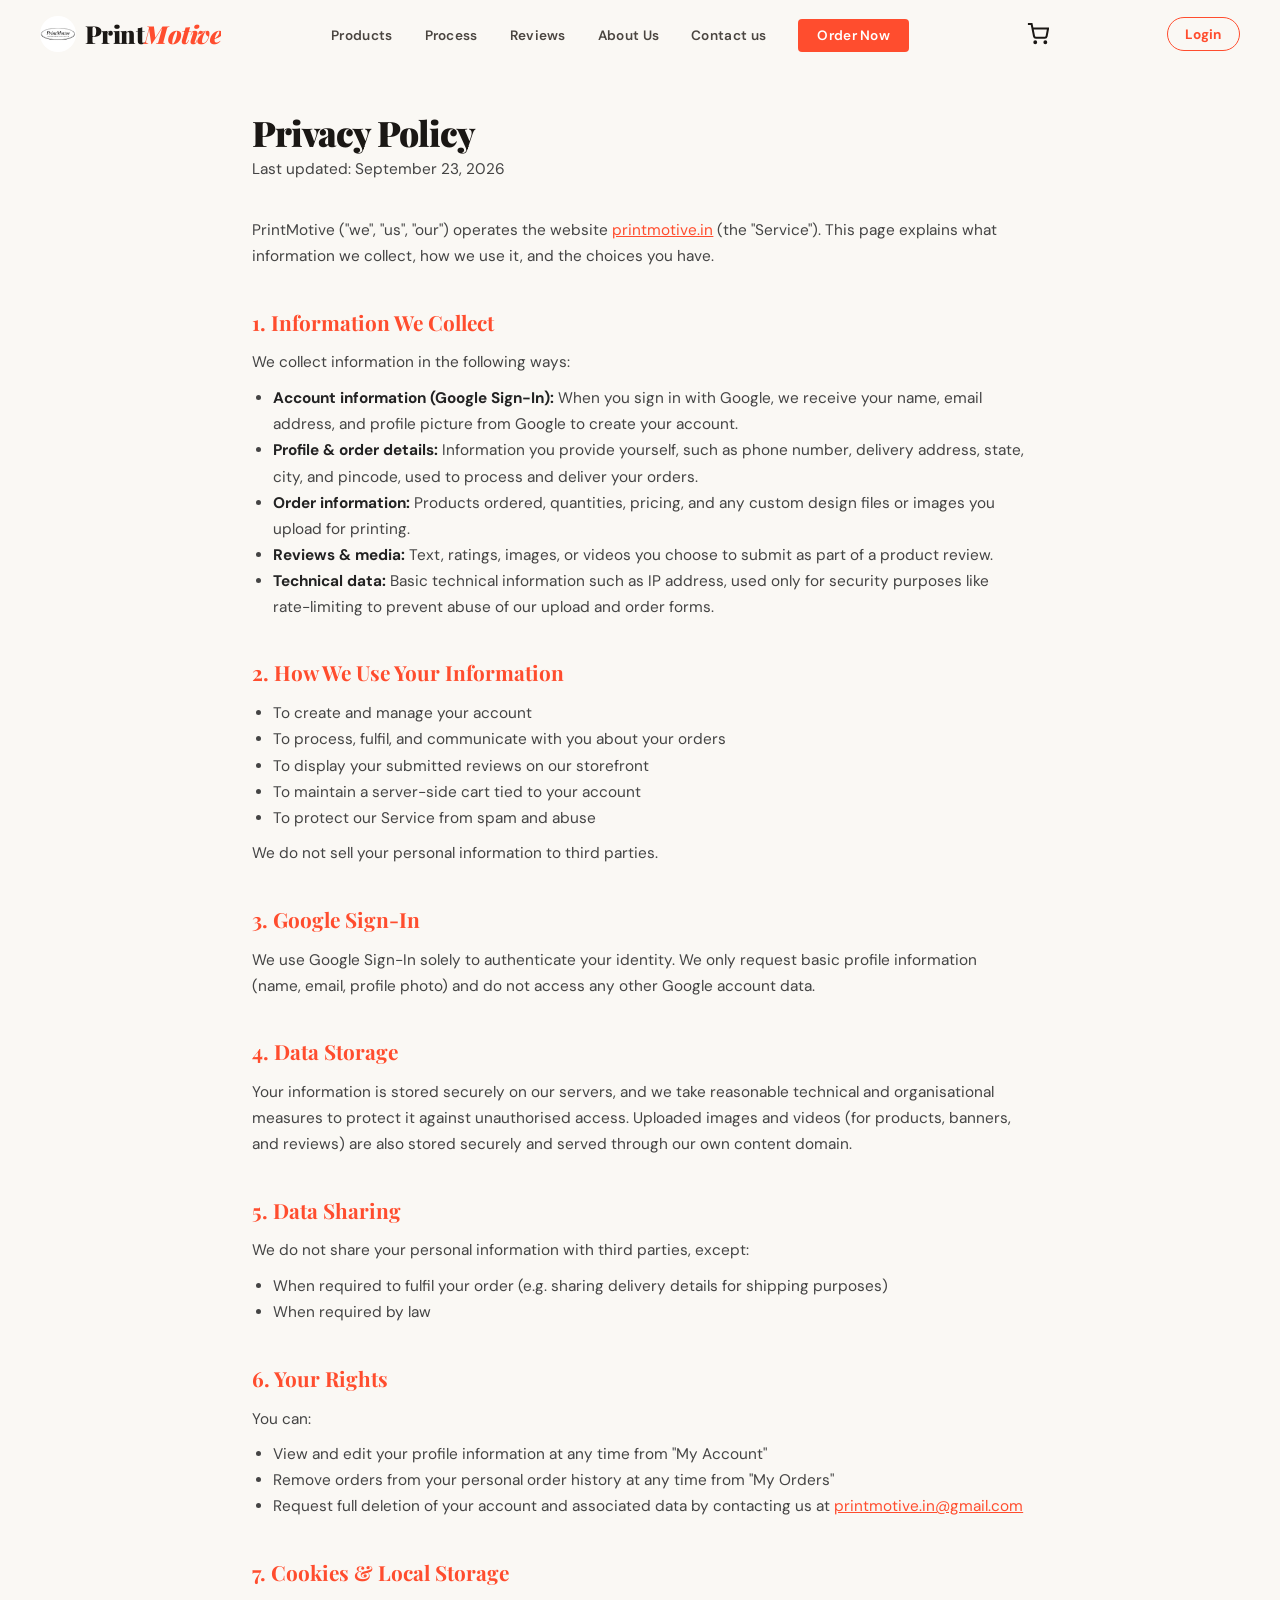
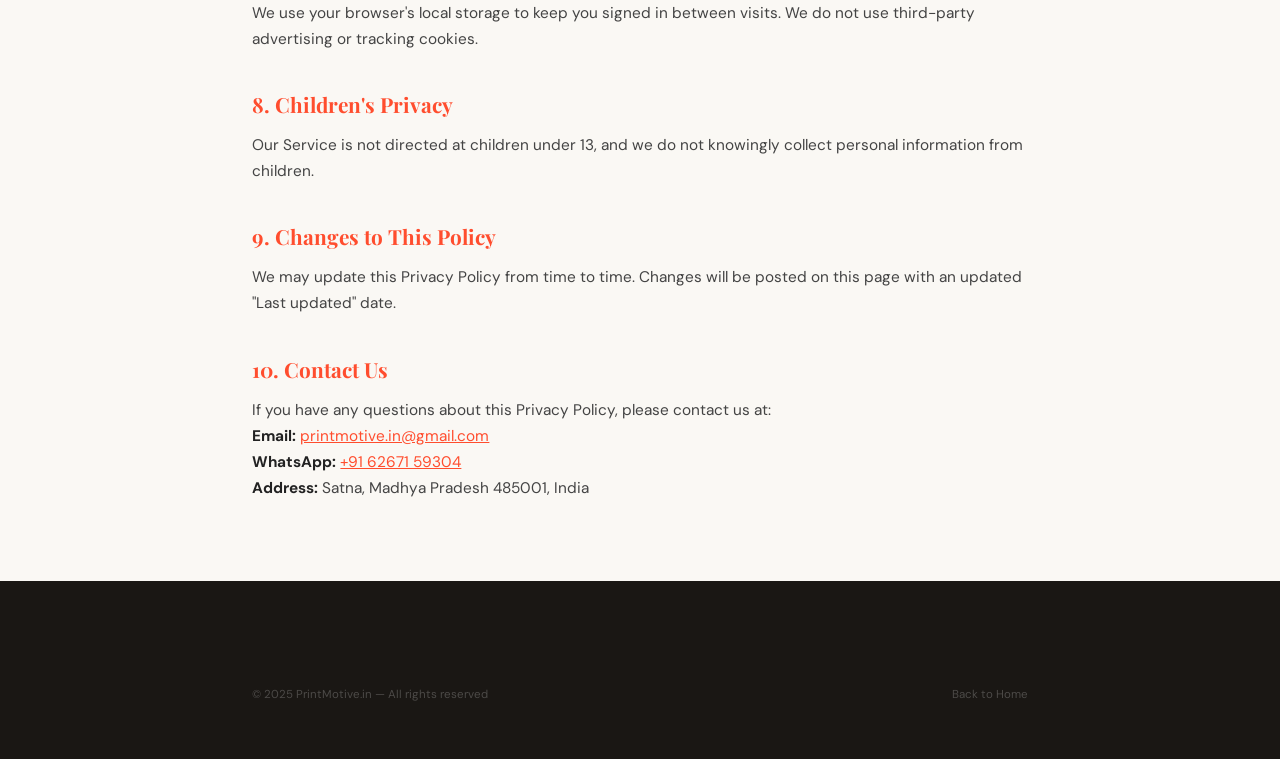
<file: privacy-policy.html>
<!DOCTYPE html>
<html lang="en">
<head>
  <meta charset="UTF-8"/>
  <meta name="viewport" content="width=device-width, initial-scale=1.0"/>
  <title>Privacy Policy | PrintMotive</title>
  <meta name="description" content="Privacy Policy for PrintMotive - India's custom print studio.">
  <link rel="icon" type="image/x-icon" href="/assets/favicon.ico">
  <link rel="icon" type="image/png" sizes="32x32" href="/assets/favicon-32x32.png">
  <link rel="icon" type="image/png" sizes="192x192" href="/assets/logo-192.png">
  <link rel="apple-touch-icon" sizes="180x180" href="/assets/apple-touch-icon.png">
  <link rel="manifest" href="/site.webmanifest">
  <meta name="theme-color" content="#ff4d2e">
  <meta property="og:title" content="Privacy Policy | PrintMotive">
  <meta property="og:url" content="https://printmotive.in/privacy-policy.html">

  <link rel="preconnect" href="https://fonts.googleapis.com"/>
  <link href="https://fonts.googleapis.com/css2?family=Playfair+Display:wght@700;900&family=DM+Sans:wght@400;500;600;700&family=Space+Mono:wght@700&display=swap" rel="stylesheet"/>
  <link rel="stylesheet" href="style.css"/>

  <style>
    .pp-wrap {
      max-width: 820px;
      margin: 0 auto;
      padding: 3rem 1.4rem 5rem;
      font-family: 'DM Sans', sans-serif;
      color: #2a2a2a;
      line-height: 1.7;
    }
    .pp-wrap h1 {
      font-family: 'Playfair Display', serif;
      font-size: 2.2rem;
      margin-bottom: 0.4rem;
    }
    .pp-updated {
      color: #888;
      font-size: 0.9rem;
      margin-bottom: 2.2rem;
    }
    .pp-wrap h2 {
      font-family: 'Playfair Display', serif;
      font-size: 1.3rem;
      margin-top: 2.2rem;
      margin-bottom: 0.6rem;
      color: var(--accent, #e8542e);
    }
    .pp-wrap p, .pp-wrap li { font-size: 0.96rem; color: #444; }
    .pp-wrap ul { padding-left: 1.3rem; margin: 0.6rem 0; }
    .pp-wrap a { color: var(--accent, #e8542e); text-decoration: underline; }
    .pp-wrap strong { color: #222; }
  </style>
</head>
<body>

  <!-- NAVBAR -->
  <nav id="navbar">
    <a href="index.html" class="nav-logo">
      <img src="assets/logo.png" alt="PrintMotive Logo" class="logo-icon" width="44" height="44" loading="eager">
      <span class="logo-text">Print<em>Motive</em></span>
    </a>
    <ul class="nav-links" id="navLinks">
      <li><a href="index.html#products">Products</a></li>
      <li><a href="index.html#how">Process</a></li>
      <li><a href="reviews.html">Reviews</a></li>
      <li><a href="index.html#about">About Us</a></li>
      <li><a href="index.html#contacts">Contact us</a></li>
      <li><a href="index.html#products" class="nav-cta">Order Now</a></li>
    </ul>
    <button class="nav-cart" id="cartBtn" onclick="window.location.href='index.html'" title="View Cart">
      <svg viewBox="0 0 24 24" fill="none" stroke="currentColor" stroke-width="2.2" width="22" height="22"><circle cx="9" cy="21" r="1"/><circle cx="20" cy="21" r="1"/><path d="M1 1h4l2.68 13.39a2 2 0 0 0 2 1.61h9.72a2 2 0 0 0 2-1.61L23 6H6"/></svg>
      <span class="cart-count" id="cartCount"></span>
    </button>
    <div id="navAuthSlot"></div>
    <button class="hamburger" id="hamburger" aria-label="Open menu">
      <span></span><span></span><span></span>
    </button>
    <div class="drawer" id="drawer">
      <button class="drawer-close" id="drawerClose" aria-label="Close menu">
        <svg viewBox="0 0 24 24" fill="none" stroke="currentColor" stroke-width="2.5" width="24" height="24">
          <line x1="18" y1="6" x2="6" y2="18"/><line x1="6" y1="6" x2="18" y2="18"/>
        </svg>
      </button>
      <div class="drawer-logo">Print<em>Motive</em></div>
      <ul class="drawer-links">
        <li><a href="index.html#products" class="dl">Products</a></li>
        <li><a href="index.html#how" class="dl">Process</a></li>
        <li><a href="reviews.html" class="dl">Reviews</a></li>
        <li><a href="index.html#about" class="dl">About Us</a></li>
        <li><a href="index.html#contacts" class="dl">Contact us</a></li>
        <li id="drawerAccountLinks" style="display:none;">
          <a href="#" class="dl" onclick="openAccountDetailsForm(false); return false;">My Account</a>
        </li>
        <li id="drawerOrdersLink" style="display:none;">
          <a href="#" class="dl" onclick="openMyOrders(); return false;">My Orders</a>
        </li>
        <li id="drawerLogoutLink" style="display:none;">
          <a href="#" class="dl" onclick="logoutUser(); return false;">Logout</a>
        </li>
        <li id="drawerLoginLink">
          <a href="#" class="dl" onclick="openLoginPopup(); return false;">Login</a>
        </li>
        <li><a href="index.html#products" class="dl dl-cta">Order Now</a></li>
      </ul>
    </div>
    <div class="drawer-backdrop" id="drawerBackdrop"></div>
  </nav>

  <!-- CONTENT -->
  <main class="pp-wrap">
    <h1>Privacy Policy</h1>
    <p class="pp-updated">Last updated: September 23, 2026</p>

    <p>PrintMotive ("we", "us", "our") operates the website <a href="https://printmotive.in">printmotive.in</a> (the "Service"). This page explains what information we collect, how we use it, and the choices you have.</p>

    <h2>1. Information We Collect</h2>
    <p>We collect information in the following ways:</p>
    <ul>
      <li><strong>Account information (Google Sign-In):</strong> When you sign in with Google, we receive your name, email address, and profile picture from Google to create your account.</li>
      <li><strong>Profile &amp; order details:</strong> Information you provide yourself, such as phone number, delivery address, state, city, and pincode, used to process and deliver your orders.</li>
      <li><strong>Order information:</strong> Products ordered, quantities, pricing, and any custom design files or images you upload for printing.</li>
      <li><strong>Reviews &amp; media:</strong> Text, ratings, images, or videos you choose to submit as part of a product review.</li>
      <li><strong>Technical data:</strong> Basic technical information such as IP address, used only for security purposes like rate-limiting to prevent abuse of our upload and order forms.</li>
    </ul>

    <h2>2. How We Use Your Information</h2>
    <ul>
      <li>To create and manage your account</li>
      <li>To process, fulfil, and communicate with you about your orders</li>
      <li>To display your submitted reviews on our storefront</li>
      <li>To maintain a server-side cart tied to your account</li>
      <li>To protect our Service from spam and abuse</li>
    </ul>
    <p>We do not sell your personal information to third parties.</p>

    <h2>3. Google Sign-In</h2>
    <p>We use Google Sign-In solely to authenticate your identity. We only request basic profile information (name, email, profile photo) and do not access any other Google account data.</p>

    <h2>4. Data Storage</h2>
    <p>Your information is stored securely on our servers, and we take reasonable technical and organisational measures to protect it against unauthorised access. Uploaded images and videos (for products, banners, and reviews) are also stored securely and served through our own content domain.</p>

    <h2>5. Data Sharing</h2>
    <p>We do not share your personal information with third parties, except:</p>
    <ul>
      <li>When required to fulfil your order (e.g. sharing delivery details for shipping purposes)</li>
      <li>When required by law</li>
    </ul>

    <h2>6. Your Rights</h2>
    <p>You can:</p>
    <ul>
      <li>View and edit your profile information at any time from "My Account"</li>
      <li>Remove orders from your personal order history at any time from "My Orders"</li>
      <li>Request full deletion of your account and associated data by contacting us at <a href="mailto:printmotive.in@gmail.com">printmotive.in@gmail.com</a></li>
    </ul>

    <h2>7. Cookies &amp; Local Storage</h2>
    <p>We use your browser's local storage to keep you signed in between visits. We do not use third-party advertising or tracking cookies.</p>

    <h2>8. Children's Privacy</h2>
    <p>Our Service is not directed at children under 13, and we do not knowingly collect personal information from children.</p>

    <h2>9. Changes to This Policy</h2>
    <p>We may update this Privacy Policy from time to time. Changes will be posted on this page with an updated "Last updated" date.</p>

    <h2>10. Contact Us</h2>
    <p>If you have any questions about this Privacy Policy, please contact us at:</p>
    <p>
      <strong>Email:</strong> <a href="mailto:printmotive.in@gmail.com">printmotive.in@gmail.com</a><br>
      <strong>WhatsApp:</strong> <a href="https://wa.me/916267159304" target="_blank">+91 62671 59304</a><br>
      <strong>Address:</strong> Satna, Madhya Pradesh 485001, India
    </p>
  </main>

  <!-- FOOTER -->
  <footer>
    <div class="footer-bottom" style="max-width:820px;margin:0 auto;padding:1.6rem 1.4rem;">
      <span>&copy; 2025 PrintMotive.in &mdash; All rights reserved</span>
      <span><a href="index.html" class="developer">Back to Home</a></span>
    </div>
  </footer>

  <script src="script.js"></script>
  <script src="https://accounts.google.com/gsi/client" async defer></script>
  <script src="auth.js"></script>
  <script>
    document.addEventListener("DOMContentLoaded", () => {
      if (typeof initAuth === "function") initAuth();
    });
  </script>
</body>
</html>
</file>
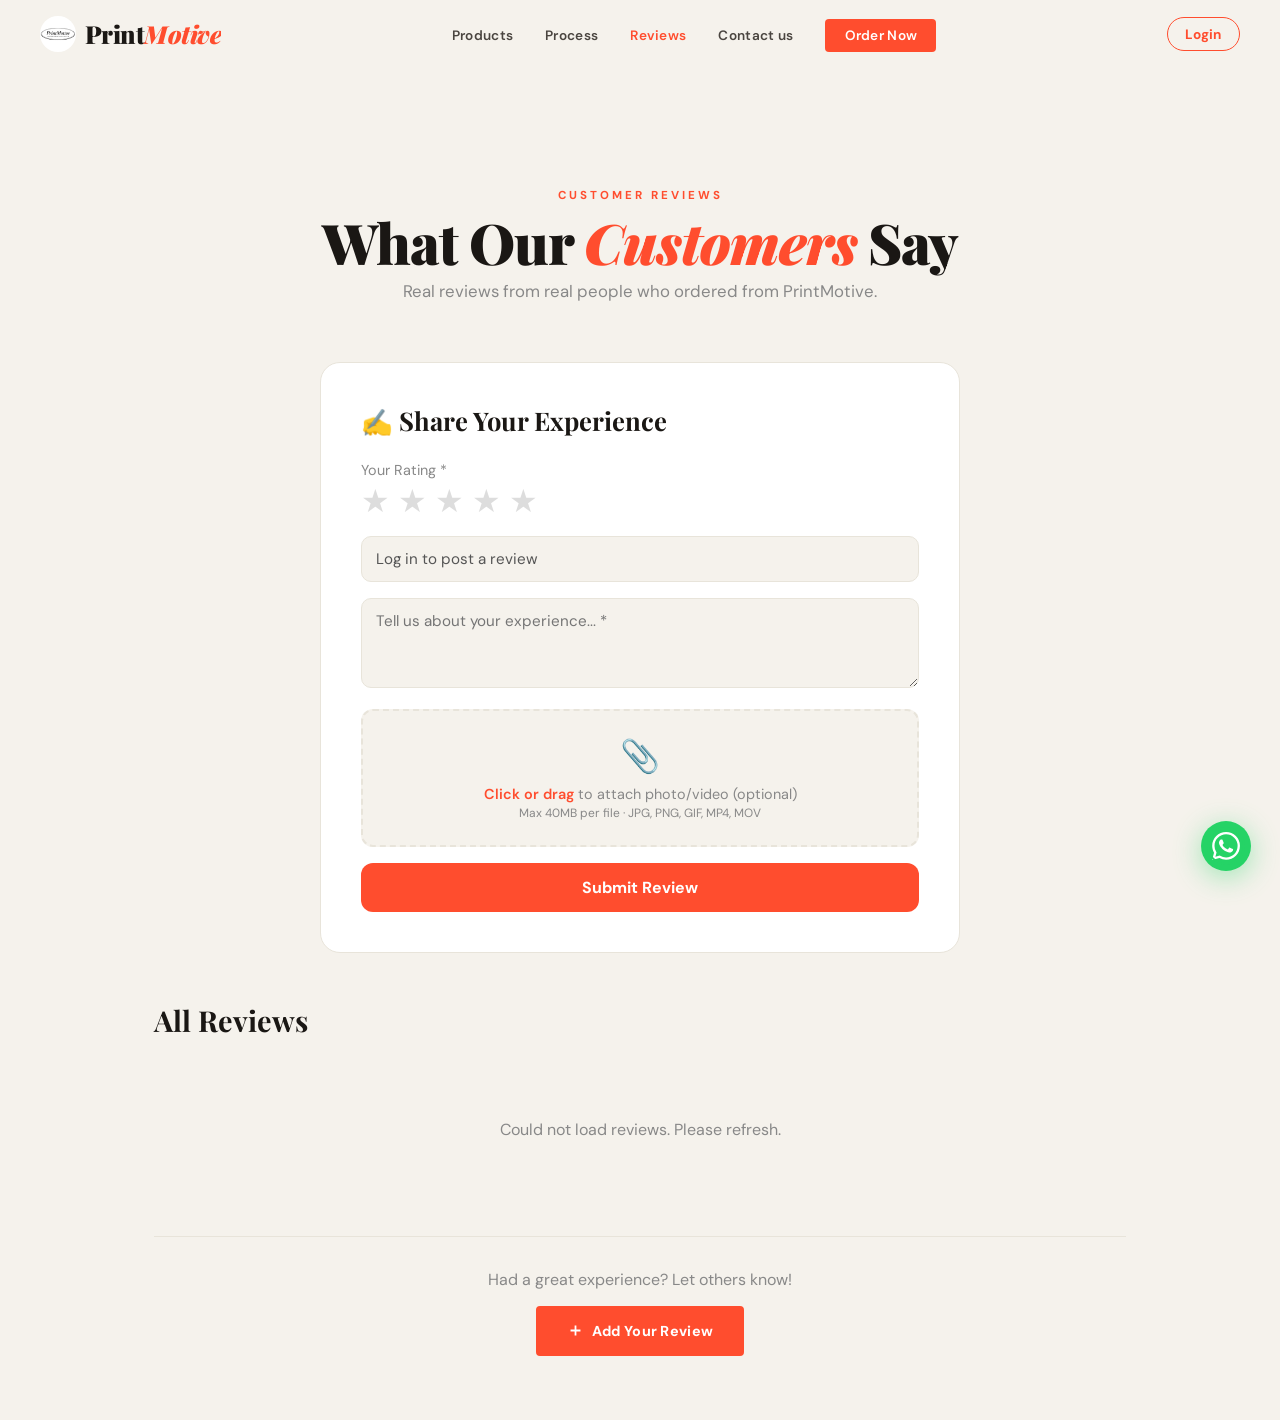
<file: reviews.html>
<!DOCTYPE html>
<html lang="en">
<head>
  <meta charset="UTF-8"/>
  <meta name="viewport" content="width=device-width, initial-scale=1.0"/>
  <title>Customer Reviews | PrintMotive</title>
<meta name="description" content="Real reviews from real PrintMotive customers — custom T-shirts, mugs, phone covers & gifts delivered across India. See why people love our prints.">
  <link rel="icon" type="image/x-icon" href="/assets/favicon.ico">
  <link rel="icon" type="image/png" sizes="32x32" href="/assets/favicon-32x32.png">
  <link rel="icon" type="image/png" sizes="192x192" href="/assets/logo-192.png">
  <link rel="apple-touch-icon" sizes="180x180" href="/assets/apple-touch-icon.png">
  <link rel="manifest" href="/site.webmanifest">
  <meta name="theme-color" content="#ff4d2e">

  <!-- Structured Data (JSON-LD) for Google Organization & Logo Crawling -->
  <script type="application/ld+json">
  {
    "@context": "https://schema.org",
    "@type": "Organization",
    "name": "PrintMotive",
    "url": "https://printmotive.in/",
    "logo": {
      "@type": "ImageObject",
      "url": "https://printmotive.in/assets/logo.png",
      "caption": "PrintMotive Logo",
      "width": "512",
      "height": "512"
    },
    "image": "https://printmotive.in/assets/logo.png",
    "sameAs": [
      "https://instagram.com/printmotive.in",
      "https://www.instagram.com/printmotive.in"
    ]
  }
  </script>

  <link rel="preconnect" href="https://fonts.googleapis.com"/>
  <link href="https://fonts.googleapis.com/css2?family=Playfair+Display:wght@700;900&family=DM+Sans:wght@400;500;600;700&family=Space+Mono:wght@700&display=swap" rel="stylesheet"/>
  <link rel="stylesheet" href="style.css"/>
  <style>
    /* ── REVIEWS PAGE — hardcoded light theme colors ── */
    :root {
      --rv-bg:      #f5f2ec;
      --rv-surface: #ffffff;
      --rv-border:  #e8e4da;
      --rv-text:    #1a1714;
      --rv-muted:   #888;
      --rv-accent:  #ff4d2e;
      --rv-font-d:  'Playfair Display', serif;
      --rv-font-b:  'DM Sans', sans-serif;
    }

    .reviews-page-hero {
      padding: 120px 5vw 60px;
      background: var(--rv-bg);
      text-align: center;
    }
    .reviews-page-hero .sec-tag { margin: 0 auto 12px; }
    .reviews-page-hero h1 { font-family: var(--rv-font-d); font-size: clamp(2rem,5vw,3.5rem); margin: 0 0 12px; color: var(--rv-text); }
    .reviews-page-hero p { color: var(--rv-muted); font-size: 1.05rem; }

    /* ── ADD REVIEW FORM ── */
    .add-review-section {
      background: var(--rv-surface);
      border-radius: 20px;
      padding: 2.5rem;
      max-width: 640px;
      margin: 0 auto 3rem;
      border: 1px solid var(--rv-border);
    }
    .add-review-section h2 { font-family: var(--rv-font-d); font-size: 1.6rem; margin: 0 0 1.5rem; color: var(--rv-text); }

    .star-picker { display: flex; gap: 8px; margin-bottom: 1.2rem; }
    .star-picker .sp { font-size: 2rem; cursor: pointer; color: #ddd; transition: color .15s, transform .15s; line-height:1; user-select:none; }
    .star-picker .sp.active, .star-picker .sp.hover { color: #f5a623; transform: scale(1.15); }

    .rev-input {
      width: 100%; box-sizing: border-box;
      background: var(--rv-bg); border: 1.5px solid var(--rv-border);
      border-radius: 10px; padding: 12px 14px;
      font-family: var(--rv-font-b); font-size: 0.95rem;
      color: var(--rv-text); outline: none; transition: border-color .2s;
      margin-bottom: 1rem;
    }
    .rev-input:focus { border-color: var(--rv-accent); }
    textarea.rev-input { resize: vertical; min-height: 90px; }

    .file-upload-area {
      border: 2px dashed var(--rv-border); border-radius: 12px;
      padding: 1.5rem; text-align: center; cursor: pointer;
      transition: border-color .2s, background .2s; margin-bottom: 1rem;
      background: var(--rv-bg);
    }
    .file-upload-area:hover { border-color: var(--rv-accent); background: rgba(255,77,46,.04); }
    .file-upload-area.drag-over { border-color: var(--rv-accent); background: rgba(255,77,46,.08); }
    .file-upload-area input { display: none; }
    .file-upload-area .fup-icon { font-size: 2rem; margin-bottom: 8px; }
    .file-upload-area .fup-text { font-size: 0.9rem; color: var(--rv-muted); }
    .file-upload-area .fup-text span { color: var(--rv-accent); font-weight: 600; }

    .file-preview-wrap { margin-bottom: 1rem; }
    .file-preview-item {
      display: flex; align-items: center; gap: 10px;
      background: var(--rv-bg); border: 1px solid var(--rv-border);
      border-radius: 10px; padding: 10px 14px; margin-bottom: 8px;
    }
    .file-preview-item img, .file-preview-item video {
      width: 56px; height: 56px; object-fit: cover; border-radius: 8px; flex-shrink: 0;
    }
    .fpi-name { flex: 1; font-size: 0.88rem; color: var(--rv-muted); overflow: hidden; text-overflow: ellipsis; white-space: nowrap; }
    .fpi-remove { background: none; border: none; color: #f44; cursor: pointer; font-size: 1.2rem; padding: 0 4px; }

    .submit-review-btn {
      width: 100%; padding: 14px; background: var(--rv-accent);
      color: white; border: none; border-radius: 12px;
      font-family: var(--rv-font-b); font-size: 1rem; font-weight: 700;
      cursor: pointer; transition: opacity .2s, transform .1s;
    }
    .submit-review-btn:hover { opacity: .88; }
    .submit-review-btn:active { transform: scale(.98); }
    .submit-review-btn:disabled { opacity: .5; cursor: not-allowed; }

    /* ── ALL REVIEWS GRID ── */
    .all-reviews-section { max-width: 1100px; margin: 0 auto; padding: 0 5vw 4rem; background: var(--rv-bg); }
    .all-reviews-section h2 { font-family: var(--rv-font-d); font-size: 1.8rem; margin-bottom: 2rem; color: var(--rv-text); }

    .reviews-grid {
      display: grid;
      grid-template-columns: repeat(auto-fill, minmax(300px, 1fr));
      gap: 1.5rem;
    }

    .review-card {
      background: var(--rv-surface); border-radius: 16px;
      padding: 1.5rem; border: 1px solid var(--rv-border);
      transition: transform .2s, box-shadow .2s;
    }
    .review-card:hover { transform: translateY(-3px); box-shadow: 0 8px 30px rgba(0,0,0,.08); }

    .rc-stars { color: #f5a623; font-size: 1.1rem; margin-bottom: 8px; letter-spacing: 2px; }
    .rc-text { font-size: 0.95rem; color: var(--rv-text); line-height: 1.6; margin-bottom: 1rem; }
    .rc-author { display: flex; align-items: center; gap: 10px; }
    .rc-av {
      width: 38px; height: 38px; border-radius: 50%;
      background: var(--rv-accent); color: white; display: flex;
      align-items: center; justify-content: center;
      font-weight: 700; font-size: 0.85rem; flex-shrink: 0;
    }
    .rc-av-img { object-fit: cover; background: var(--rv-border); }
    .rc-name { font-weight: 600; font-size: 0.9rem; color: var(--rv-text); }
    .rc-date { font-size: 0.78rem; color: var(--rv-muted); }

    /* Media preview in review card — supports multiple photos/videos */
    .rc-media {
      margin-bottom: 1rem; border-radius: 12px; overflow: hidden;
      display: grid; gap: 4px;
    }
    .rc-media.rc-media-1 { grid-template-columns: 1fr; }
    .rc-media.rc-media-2 { grid-template-columns: 1fr 1fr; }
    .rc-media.rc-media-3,
    .rc-media.rc-media-4-plus { grid-template-columns: 1fr 1fr; }
    .rc-media-item { position: relative; cursor: pointer; }
    .rc-media-item img,
    .rc-media-item video {
      width: 100%; height: 140px; object-fit: cover;
      display: block; border-radius: 8px; transition: transform .3s;
    }
    .rc-media.rc-media-1 img,
    .rc-media.rc-media-1 video { height: 220px; }
    .rc-media-item:hover img { transform: scale(1.03); }
    .rc-media-more {
      position: absolute; inset: 0; background: rgba(0,0,0,.55);
      color: #fff; font-size: 1.1rem; font-weight: 700;
      display: flex; align-items: center; justify-content: center;
      border-radius: 8px;
    }
    /* Mute/unmute button on autoplaying review video previews */
    .rc-mute-btn {
      position: absolute; top: 6px; right: 6px; width: 28px; height: 28px;
      border: none; border-radius: 50%; background: rgba(0,0,0,.55); color: #fff;
      cursor: pointer; z-index: 3; display: flex; align-items: center; justify-content: center; padding: 0;
    }
    .rc-mute-btn:hover { background: rgba(0,0,0,.75); }
    .rc-mute-btn svg { width: 14px; height: 14px; }

    /* Lightbox */
    .lightbox {
      position: fixed; inset: 0; background: rgba(0,0,0,.92);
      display: flex; align-items: center; justify-content: center;
      z-index: 9999; opacity: 0; pointer-events: none; transition: opacity .25s;
    }
    .lightbox.open { opacity: 1; pointer-events: all; }
    #lightboxContent { position: relative; max-width: 92vw; max-height: 92vh; display: flex; align-items: center; justify-content: center; }
    #lightboxContent img,
    #lightboxContent video { max-width: 92vw; max-height: 92vh; border-radius: 12px; }
    .lightbox-close {
      position: absolute; top: 20px; right: 24px;
      width: 40px; height: 40px; border-radius: 50%;
      background: #000; border: none; color: #fff;
      font-size: 1.8rem; cursor: pointer; line-height: 1; z-index: 3;
      display: flex; align-items: center; justify-content: center;
    }
    .lightbox-nav-btn {
      position: absolute; top: 50%; transform: translateY(-50%);
      width: 44px; height: 44px; padding: 0; border-radius: 50%;
      border: 2px solid rgba(255,255,255,.35); background: rgba(0,0,0,.7); color: #fff; font-size: 2rem;
      line-height: 1; cursor: pointer; z-index: 3; display: flex; align-items: center; justify-content: center;
    }
    @media (hover: hover) and (pointer: fine) {
      .lightbox-nav-btn:hover { background: var(--rv-accent); border-color: var(--rv-accent); }
    }
    .lightbox-nav-btn:active { background: var(--rv-accent); border-color: var(--rv-accent); }
    .lightbox-prev { left: 16px; }
    .lightbox-next { right: 16px; }
    /* Custom mute/unmute button inside the lightbox video */
    .lb-mute-btn {
      position: absolute; bottom: 16px; right: 16px; width: 38px; height: 38px;
      border: none; border-radius: 50%; background: rgba(0,0,0,.55); color: #fff;
      cursor: pointer; z-index: 3; display: flex; align-items: center; justify-content: center; padding: 0;
    }
    .lb-mute-btn:hover { background: rgba(0,0,0,.75); }
    .lb-mute-btn svg { width: 18px; height: 18px; }

    /* Upload progress */
    .upload-progress { margin-bottom: 1rem; }
    .up-bar-wrap { background: var(--rv-border); border-radius: 8px; height: 6px; overflow: hidden; }
    .up-bar { height: 100%; background: var(--rv-accent); border-radius: 8px; transition: width .3s; width: 0%; }
    .up-label { font-size: 0.82rem; color: var(--rv-muted); margin-top: 4px; }

    /* Loading states */
    .reviews-loading { text-align: center; padding: 3rem; color: var(--rv-muted); }
    .no-reviews { text-align: center; padding: 3rem; color: var(--rv-muted); }

    .reviews-cta-bottom {
      text-align: center; margin-top: 3rem; padding-top: 2rem;
      border-top: 1px solid var(--rv-border);
    }

    @media (max-width: 600px) {
      .add-review-section { padding: 1.5rem; }
      .reviews-grid { grid-template-columns: 1fr; }
    }
  </style>
</head>
<body style="background:#f5f2ec;">

  <!-- FLOATING WHATSAPP -->
  <a href="#" class="float-wa" id="floatWA" title="Order on WhatsApp">
    <div class="float-wa-ring"></div>
    <svg viewBox="0 0 24 24" fill="white" width="28" height="28"><path d="M17.472 14.382c-.297-.149-1.758-.867-2.03-.967-.273-.099-.471-.148-.67.15-.197.297-.767.966-.94 1.164-.173.199-.347.223-.644.075-.297-.15-1.255-.463-2.39-1.475-.883-.788-1.48-1.761-1.653-2.059-.173-.297-.018-.458.13-.606.134-.133.298-.347.446-.52.149-.174.198-.298.298-.497.099-.198.05-.371-.025-.52-.075-.149-.669-1.612-.916-2.207-.242-.579-.487-.5-.669-.51-.173-.008-.371-.01-.57-.01-.198 0-.52.074-.792.372-.272.297-1.04 1.016-1.04 2.479 0 1.462 1.065 2.875 1.213 3.074.149.198 2.096 3.2 5.077 4.487.709.306 1.262.489 1.694.625.712.227 1.36.195 1.871.118.571-.085 1.758-.719 2.006-1.413.248-.694.248-1.289.173-1.413-.074-.124-.272-.198-.57-.347m-5.421 7.403h-.004a9.87 9.87 0 01-5.031-1.378l-.361-.214-3.741.982.998-3.648-.235-.374a9.86 9.86 0 01-1.51-5.26c.001-5.45 4.436-9.884 9.888-9.884 2.64 0 5.122 1.03 6.988 2.898a9.825 9.825 0 012.893 6.994c-.003 5.45-4.437 9.884-9.885 9.884m8.413-18.297A11.815 11.815 0 0012.05 0C5.495 0 .16 5.335.157 11.892c0 2.096.547 4.142 1.588 5.945L.057 24l6.305-1.654a11.882 11.882 0 005.683 1.448h.005c6.554 0 11.89-5.335 11.893-11.893a11.821 11.821 0 00-3.48-8.413z"/></svg>
  </a>

  <!-- NAVBAR -->
  <nav id="navbar">
    <a href="index.html" class="nav-logo">
      <img src="assets/logo.png" alt="PrintMotive Logo" class="logo-icon" width="44" height="44" loading="eager">
      <span class="logo-text">Print<em>Motive</em></span>
    </a>
    <ul class="nav-links">
      <li><a href="index.html#products">Products</a></li>
      <li><a href="index.html#how">Process</a></li>
      <li><a href="reviews.html" style="color:#ff4d2e">Reviews</a></li>
      <li><a href="index.html#contacts">Contact us</a></li>
      <li><a href="index.html#products" class="nav-cta">Order Now</a></li>
    </ul>
    <!-- Desktop-only login/account UI — hidden below the hamburger
         breakpoint (900px), same as index.html. -->
    <div id="navAuthSlot"></div>
    <button class="hamburger" id="hamburger" aria-label="Open menu">
      <span></span><span></span><span></span>
    </button>
    <div class="drawer" id="drawer">
      <button class="drawer-close" id="drawerClose" aria-label="Close menu">
        <svg viewBox="0 0 24 24" fill="none" stroke="currentColor" stroke-width="2.5" width="24" height="24">
          <line x1="18" y1="6" x2="6" y2="18"/><line x1="6" y1="6" x2="18" y2="18"/>
        </svg>
      </button>
      <div class="drawer-logo">Print<em>Motive</em></div>
      <ul class="drawer-links">
        <li><a href="index.html#products" class="dl">Products</a></li>
        <li><a href="index.html#how" class="dl">Process</a></li>
        <li><a href="reviews.html" class="dl">Reviews</a></li>
        <li><a href="index.html#contacts" class="dl">Contact us</a></li>
        <li id="drawerAccountLinks" style="display:none;">
          <a href="#" class="dl" onclick="openAccountDetailsForm(false); return false;">My Account</a>
        </li>
        <li id="drawerOrdersLink" style="display:none;">
          <a href="#" class="dl" onclick="openMyOrders(); return false;">My Orders</a>
        </li>
        <li id="drawerLogoutLink" style="display:none;">
          <a href="#" class="dl" onclick="logoutUser(); return false;">Logout</a>
        </li>
        <li id="drawerLoginLink">
          <a href="#" class="dl" onclick="openLoginPopup(); return false;">Login</a>
        </li>
        <li><a href="index.html#products" class="dl dl-cta">Order Now</a></li>
      </ul>
    </div>
    <div class="drawer-backdrop" id="drawerBackdrop"></div>
  </nav>

  <!-- PAGE HERO -->
  <div class="reviews-page-hero">
    <div class="sec-tag">Customer Reviews</div>
    <h1>What Our <span class="red">Customers</span> Say</h1>
    <p>Real reviews from real people who ordered from PrintMotive.</p>
  </div>

  <!-- ADD REVIEW FORM -->
  <div style="padding: 0 5vw; max-width: 1100px; margin: 0 auto;">
    <div class="add-review-section" id="addReviewSection">
      <h2>✍️ Share Your Experience</h2>

      <!-- Star Rating -->
      <div style="margin-bottom:1rem;">
        <label style="font-size:.9rem;color:#888;display:block;margin-bottom:6px;">Your Rating *</label>
        <div class="star-picker" id="starPicker">
          <span class="sp" data-val="1">★</span>
          <span class="sp" data-val="2">★</span>
          <span class="sp" data-val="3">★</span>
          <span class="sp" data-val="4">★</span>
          <span class="sp" data-val="5">★</span>
        </div>
      </div>

      <div class="rev-input" id="revNameDisplay" style="display:flex;align-items:center;gap:8px;color:#555;">
        <span id="revNameText">Log in to post a review</span>
      </div>
      <textarea class="rev-input" id="revText" placeholder="Tell us about your experience... *" maxlength="1000"></textarea>

      <!-- File Upload -->
      <div class="file-upload-area" id="fileUploadArea" onclick="document.getElementById('revFile').click()">
        <input type="file" id="revFile" accept="image/*,video/*" multiple/>
        <div class="fup-icon">📎</div>
        <div class="fup-text">
          <span>Click or drag</span> to attach photo/video (optional)<br>
          <small>Max 40MB per file · JPG, PNG, GIF, MP4, MOV</small>
        </div>
      </div>

      <!-- File Preview -->
      <div class="file-preview-wrap" id="filePreviewWrap"></div>

      <!-- Upload Progress -->
      <div class="upload-progress" id="uploadProgress" style="display:none">
        <div class="up-bar-wrap"><div class="up-bar" id="upBar"></div></div>
        <div class="up-label" id="upLabel">Uploading...</div>
      </div>

      <button class="submit-review-btn" id="submitReviewBtn" onclick="submitReview()">
        Submit Review
      </button>
    </div>
  </div>

  <!-- ALL REVIEWS -->
  <div class="all-reviews-section">
    <h2 id="reviewsHeading">All Reviews</h2>

    <div class="reviews-loading" id="reviewsLoading">
      <div class="product-skeleton" style="height:200px;border-radius:16px;margin-bottom:1rem;"></div>
      <div class="product-skeleton" style="height:200px;border-radius:16px;margin-bottom:1rem;"></div>
      <div class="product-skeleton" style="height:200px;border-radius:16px;"></div>
    </div>

    <div class="reviews-grid" id="reviewsGrid" style="display:none"></div>

    <div class="no-reviews" id="noReviews" style="display:none">
      <p style="font-size:1.1rem;">No reviews yet. Be the first to review!</p>
    </div>

    <!-- Bottom CTA -->
    <div class="reviews-cta-bottom">
      <p style="color:#888;margin-bottom:1rem;">Had a great experience? Let others know!</p>
      <button class="btn-primary" onclick="scrollToForm()" style="display:inline-flex;align-items:center;gap:8px;">
        <svg viewBox="0 0 24 24" fill="none" stroke="currentColor" stroke-width="2.5" width="17" height="17"><path d="M12 5v14M5 12h14"/></svg>
        Add Your Review
      </button>
    </div>
  </div>

  <!-- LIGHTBOX -->
  <div class="lightbox" id="lightbox" onclick="if(event.target===this) closeLightbox()">
    <button class="lightbox-close" onclick="closeLightbox()">&times;</button>
    <button class="lightbox-nav-btn lightbox-prev" id="lightboxPrev" onclick="changeLightboxMedia(-1)" style="display:none;"><svg viewBox="0 0 24 24" fill="none" stroke="currentColor" stroke-width="2.5" stroke-linecap="round" stroke-linejoin="round" width="20" height="20"><polyline points="15 18 9 12 15 6"></polyline></svg></button>
    <div id="lightboxContent"></div>
    <button class="lightbox-nav-btn lightbox-next" id="lightboxNext" onclick="changeLightboxMedia(1)" style="display:none;"><svg viewBox="0 0 24 24" fill="none" stroke="currentColor" stroke-width="2.5" stroke-linecap="round" stroke-linejoin="round" width="20" height="20"><polyline points="9 18 15 12 9 6"></polyline></svg></button>
  </div>

  <script>
    const API = window.PM_API_URL || 'https://api.printmotive.in';
    const PM_API = API; // auth.js (shared with index.html) expects this exact global name
    let selectedRating = 0;
    let selectedFiles  = [];

    /* ── INIT ── */
    document.addEventListener('DOMContentLoaded', async () => {
      initNavbar();
      initHamburger();
      initWALinks();
      loadReviews();
      initStarPicker();
      initFileUpload();
      if (typeof initAuth === 'function') { await initAuth(); }
      updateRevNameDisplay();

      // If ?focus=add in URL, scroll to form and focus the review text box
      if (new URLSearchParams(location.search).get('focus') === 'add') {
        setTimeout(() => {
          document.getElementById('addReviewSection').scrollIntoView({ behavior: 'smooth', block: 'center' });
          setTimeout(() => document.getElementById('revText').focus(), 600);
        }, 300);
      }
    });

    // Shows the logged-in user's name above the review text box, or a
    // "log in" prompt if not logged in — name is never freely typed.
    function updateRevNameDisplay() {
      const el = document.getElementById('revNameText');
      if (!el) return;
      el.textContent = (typeof isLoggedIn === 'function' && isLoggedIn() && pmUser)
        ? `Posting as ${pmUser.name}`
        : 'Log in to post a review';
    }

    function scrollToForm() {
      document.getElementById('addReviewSection').scrollIntoView({ behavior: 'smooth', block: 'center' });
      setTimeout(() => document.getElementById('revText').focus(), 500);
    }

    /* ── STAR PICKER ── */
    function initStarPicker() {
      const stars = document.querySelectorAll('.sp');
      stars.forEach(s => {
        s.addEventListener('mouseenter', () => {
          const v = parseInt(s.dataset.val);
          stars.forEach(x => x.classList.toggle('hover', parseInt(x.dataset.val) <= v));
        });
        s.addEventListener('mouseleave', () => {
          stars.forEach(x => x.classList.remove('hover'));
        });
        s.addEventListener('click', () => {
          selectedRating = parseInt(s.dataset.val);
          stars.forEach(x => x.classList.toggle('active', parseInt(x.dataset.val) <= selectedRating));
        });
      });
    }

    /* ── FILE UPLOAD ── */
    function initFileUpload() {
      const area = document.getElementById('fileUploadArea');
      const inp  = document.getElementById('revFile');

      inp.addEventListener('change', e => handleFiles(e.target.files));

      area.addEventListener('dragover', e => { e.preventDefault(); area.classList.add('drag-over'); });
      area.addEventListener('dragleave', () => area.classList.remove('drag-over'));
      area.addEventListener('drop', e => {
        e.preventDefault(); area.classList.remove('drag-over');
        handleFiles(e.dataTransfer.files);
      });
    }

    function handleFiles(files) {
      Array.from(files).forEach(file => {
        if (file.size > 40 * 1024 * 1024) {
          showToast(`${file.name} is too large (max 40MB)`); return;
        }
        if (!file.type.startsWith('image/') && !file.type.startsWith('video/')) {
          showToast('Only images and videos allowed'); return;
        }
        selectedFiles.push(file);
      });
      renderFilePreviews();
    }

    function renderFilePreviews() {
      const wrap = document.getElementById('filePreviewWrap');
      wrap.innerHTML = '';
      selectedFiles.forEach((file, idx) => {
        const item = document.createElement('div');
        item.className = 'file-preview-item';
        const isVideo = file.type.startsWith('video/');
        const url = URL.createObjectURL(file);
        item.innerHTML = `
          ${isVideo
            ? `<video src="${url}" muted style="width:56px;height:56px;object-fit:cover;border-radius:8px;"></video>`
            : `<img src="${url}" alt="preview" style="width:56px;height:56px;object-fit:cover;border-radius:8px;">`}
          <span class="fpi-name">${file.name}</span>
          <span style="font-size:.78rem;color:#888;flex-shrink:0;">${(file.size/1024/1024).toFixed(1)}MB</span>
          <button class="fpi-remove" onclick="removeFile(${idx})">✕</button>
        `;
        wrap.appendChild(item);
      });
    }

    function removeFile(idx) {
      selectedFiles.splice(idx, 1);
      renderFilePreviews();
    }

    /* ── SUBMIT REVIEW ── */
    async function submitReview() {
      // Reviews require login — see plan: only genuine logged-in accounts
      // can post, name comes from the verified Google account, not typed
      // input, to cut down on fake/spam reviews.
      if (typeof isLoggedIn !== 'function' || !isLoggedIn()) {
        if (typeof openLoginPopup === 'function') {
          window.__pmPostLoginAction = submitReview;
          openLoginPopup();
        } else {
          showToast('Please log in to submit a review.');
        }
        return;
      }

      const text   = document.getElementById('revText').value.trim();
      const btn    = document.getElementById('submitReviewBtn');

      if (!selectedRating) { showToast('Please select a star rating!'); return; }
      if (!text)           { showToast('Please write your review!'); document.getElementById('revText').focus(); return; }

      btn.disabled = true;
      btn.textContent = 'Submitting...';

      // Upload every selected file (not just the first one)
      const media = [];
      if (selectedFiles.length > 0) {
        for (let i = 0; i < selectedFiles.length; i++) {
          const file = selectedFiles[i];
          try {
            const result = await uploadReviewMedia(file, i + 1, selectedFiles.length);
            media.push({
              url:  result.url,
              key:  result.key,
              type: file.type.startsWith('video/') ? 'video' : 'image',
            });
          } catch (err) {
            // Show the server's reason (e.g. "Only image ... files are allowed")
            // when there is one, otherwise the generic message.
            const why = err && err.message && err.message !== 'Upload failed' ? ` (${err.message})` : '';
            showToast(`"${file.name}" failed to upload${why}. Continuing with the rest.`);
          }
        }
      }

      try {
        const res = await userFetch('/api/reviews', {
          method: 'POST',
          headers: { 'Content-Type': 'application/json' },
          body: JSON.stringify({ rating: selectedRating, text, media })
        });
        const data = await res.json();

        if (data.success) {
          showToast('✓ Review submitted! Thank you!');
          // Reset form
          document.getElementById('revText').value = '';
          selectedRating = 0;
          selectedFiles  = [];
          document.querySelectorAll('.sp').forEach(s => s.classList.remove('active'));
          document.getElementById('filePreviewWrap').innerHTML = '';
          document.getElementById('revFile').value = '';
          // Prepend new review
          prependReview(data.review);
        } else {
          showToast(data.error || 'Submission failed. Please try again.');
        }
      } catch {
        showToast('Network error. Please try again.');
      }

      btn.disabled = false;
      btn.textContent = 'Submit Review';
    }

    async function uploadReviewMedia(file, fileIndex, totalFiles) {
      const prog  = document.getElementById('uploadProgress');
      const bar   = document.getElementById('upBar');
      const label = document.getElementById('upLabel');
      prog.style.display = 'block';

      const filePrefix = (totalFiles && totalFiles > 1) ? `File ${fileIndex}/${totalFiles}: ` : '';

      // Use XHR for progress tracking
      return new Promise((resolve, reject) => {
        const formData = new FormData();
        formData.append('file', file);
        formData.append('folder', 'reviews');

        const xhr = new XMLHttpRequest();

        xhr.upload.addEventListener('progress', e => {
          if (e.lengthComputable) {
            const pct = Math.round(e.loaded / e.total * 100);
            bar.style.width  = pct + '%';
            label.textContent = `${filePrefix}Uploading... ${pct}%`;
          }
        });

        xhr.addEventListener('load', () => {
          prog.style.display = 'none';
          try {
            const data = JSON.parse(xhr.responseText);
            if (data.success) resolve(data);
            else reject(new Error(data.error));
          } catch { reject(new Error('Upload failed')); }
        });

        xhr.addEventListener('error', () => { prog.style.display = 'none'; reject(new Error('Network error')); });

        xhr.open('POST', `${API}/api/upload/review-media`);
        // Review media upload is login-only now — send the user's session token.
        xhr.setRequestHeader('Authorization', `Bearer ${getUserToken() || ''}`);
        xhr.send(formData);
      });
    }

    /* ── LOAD REVIEWS ── */
    async function loadReviews() {
      try {
        const res     = await fetch(`${API}/api/reviews`);
        const reviews = await res.json();

        document.getElementById('reviewsLoading').style.display = 'none';

        if (!reviews.length) {
          document.getElementById('noReviews').style.display = 'block';
          document.getElementById('reviewsHeading').textContent = 'Reviews (0)';
          return;
        }

        document.getElementById('reviewsHeading').textContent = `All Reviews (${reviews.length})`;
        const grid = document.getElementById('reviewsGrid');
        grid.style.display = 'grid';
        grid.innerHTML = reviews.map(r => renderReviewCard(r)).join('');

      } catch {
        document.getElementById('reviewsLoading').style.display = 'none';
        document.getElementById('noReviews').style.display = 'block';
        document.getElementById('noReviews').innerHTML = '<p>Could not load reviews. Please refresh.</p>';
      }
    }

    function renderReviewCard(r) {
      const stars   = '★'.repeat(r.rating) + '☆'.repeat(5 - r.rating);
      const initials= r.name.split(' ').map(w => w[0]).join('').toUpperCase().slice(0, 2);
      const date    = new Date(r.createdAt).toLocaleDateString('en-IN', { day:'numeric', month:'short', year:'numeric' });
      const avatarHtml = r.pfpUrl
        ? `<img class="rc-av rc-av-img" src="${escapeHtml(r.pfpUrl)}" alt="${escapeHtml(r.name)}" onerror="this.outerHTML='<div class=&quot;rc-av&quot;>${initials}</div>'">`
        : `<div class="rc-av">${initials}</div>`;

      // Normalize media: new `media` array, or fall back to legacy single mediaUrl fields
      const mediaList = Array.isArray(r.media) && r.media.length
        ? r.media
        : (r.mediaUrl ? [{ url: r.mediaUrl, type: r.mediaType || 'image' }] : []);

      let mediaHtml = '';
      if (mediaList.length) {
        const MAX_PREVIEW = 4;
        const shown = mediaList.slice(0, MAX_PREVIEW);
        const extra = mediaList.length - MAX_PREVIEW;
        const sizeClass = mediaList.length === 1 ? 'rc-media-1'
          : mediaList.length === 2 ? 'rc-media-2'
          : mediaList.length === 3 ? 'rc-media-3'
          : 'rc-media-4-plus';

        mediaHtml = `<div class="rc-media ${sizeClass}" data-review-id="${escapeHtml(r.id)}">` +
          shown.map((m, idx) => {
            const isLast = idx === shown.length - 1 && extra > 0;
            if (m.type === 'video') {
              return `
                <div class="rc-media-item" onclick="openReviewLightbox('${escapeHtml(r.id)}', ${idx})">
                  <video src="${escapeHtml(m.url)}" muted loop playsinline preload="metadata"></video>
                  <button class="rc-mute-btn" type="button" onclick="event.stopPropagation(); toggleReviewMute(this)">${muteIconSvg(true)}</button>
                  ${isLast ? `<div class="rc-media-more">+${extra}</div>` : ''}
                </div>`;
            }
            return `
              <div class="rc-media-item" onclick="openReviewLightbox('${escapeHtml(r.id)}', ${idx})">
                <img src="${escapeHtml(m.url)}" alt="Review photo" loading="lazy">
                ${isLast ? `<div class="rc-media-more">+${extra}</div>` : ''}
              </div>`;
          }).join('') +
        `</div>`;
      }

      return `
        <div class="review-card" data-review-id="${r.id}" data-media='${escapeHtml(JSON.stringify(mediaList))}'>
          <div class="rc-stars">${stars}</div>
          ${mediaHtml}
          <p class="rc-text">"${escapeHtml(r.text)}"</p>
          <div class="rc-author">
            ${avatarHtml}
            <div>
              <div class="rc-name">${escapeHtml(r.name)}</div>
              <div class="rc-date">${date}</div>
            </div>
          </div>
        </div>
      `;
    }

    /* ── Professional speaker (mute/unmute) SVG icons ── */
    function muteIconSvg(isMuted) {
      return isMuted
        ? `<svg viewBox="0 0 24 24" fill="none" stroke="currentColor" stroke-width="2" stroke-linecap="round" stroke-linejoin="round"><polygon points="11 5 6 9 2 9 2 15 6 15 11 19 11 5" fill="currentColor" stroke="none"/><line x1="23" y1="9" x2="17" y2="15"/><line x1="17" y1="9" x2="23" y2="15"/></svg>`
        : `<svg viewBox="0 0 24 24" fill="none" stroke="currentColor" stroke-width="2" stroke-linecap="round" stroke-linejoin="round"><polygon points="11 5 6 9 2 9 2 15 6 15 11 19 11 5" fill="currentColor" stroke="none"/><path d="M15.54 8.46a5 5 0 0 1 0 7.07"/><path d="M19.07 4.93a10 10 0 0 1 0 14.14"/></svg>`;
    }

    function toggleReviewMute(btn) {
      const video = btn.previousElementSibling;
      if (!video || video.tagName !== 'VIDEO') return;
      video.muted = !video.muted;
      btn.innerHTML = muteIconSvg(video.muted);
    }

    function prependReview(r) {
      const grid = document.getElementById('reviewsGrid');
      grid.style.display = 'grid';
      document.getElementById('noReviews').style.display = 'none';
      grid.insertAdjacentHTML('afterbegin', renderReviewCard(r));
      // Update heading count
      const current = parseInt(document.getElementById('reviewsHeading').textContent.match(/\d+/)?.[0] || 0);
      document.getElementById('reviewsHeading').textContent = `All Reviews (${current + 1})`;
    }

    /* ── LIGHTBOX (supports multiple images/videos per review) ── */
    let lightboxMedia = [];
    let lightboxIndex = 0;

    function openReviewLightbox(reviewId, startIndex) {
      const card = document.querySelector(`.review-card[data-review-id="${reviewId}"]`);
      if (!card) return;
      try {
        lightboxMedia = JSON.parse(card.dataset.media);
      } catch {
        lightboxMedia = [];
      }
      if (!lightboxMedia.length) return;

      lightboxIndex = startIndex || 0;
      renderLightboxMedia();

      document.getElementById('lightbox').classList.add('open');
      document.body.style.overflow = 'hidden';
    }

    function renderLightboxMedia() {
      const content = document.getElementById('lightboxContent');
      const m = lightboxMedia[lightboxIndex];
      if (!m) return;

      if (m.type === 'video') {
        // No native `controls` — custom mute button only, so no browser UI
        // (play/seek bar/fullscreen icon) ever appears over the video.
        content.innerHTML = `
          <video id="lbVideo" src="${escapeHtml(m.url)}" autoplay muted loop playsinline></video>
          <button class="lb-mute-btn" type="button" onclick="toggleLightboxMute(this)">${muteIconSvg(true)}</button>
        `;
      } else {
        content.innerHTML = `<img src="${escapeHtml(m.url)}" alt="Review media">`;
      }

      const prevBtn = document.getElementById('lightboxPrev');
      const nextBtn = document.getElementById('lightboxNext');
      const showNav = lightboxMedia.length > 1;
      prevBtn.style.display = showNav ? 'flex' : 'none';
      nextBtn.style.display = showNav ? 'flex' : 'none';
    }

    function changeLightboxMedia(direction) {
      lightboxIndex += direction;
      if (lightboxIndex >= lightboxMedia.length) lightboxIndex = 0;
      if (lightboxIndex < 0) lightboxIndex = lightboxMedia.length - 1;
      renderLightboxMedia();
    }

    function toggleLightboxMute(btn) {
      const video = document.getElementById('lbVideo');
      if (!video) return;
      video.muted = !video.muted;
      btn.innerHTML = muteIconSvg(video.muted);
    }

    function closeLightbox() {
      document.getElementById('lightbox').classList.remove('open');
      document.body.style.overflow = '';
      document.getElementById('lightboxContent').innerHTML = '';
      lightboxMedia = [];
    }
    document.addEventListener('keydown', e => {
      if (!document.getElementById('lightbox').classList.contains('open')) return;
      if (e.key === 'Escape') closeLightbox();
      if (e.key === 'ArrowRight') changeLightboxMedia(1);
      if (e.key === 'ArrowLeft') changeLightboxMedia(-1);
    });

    /* ── HELPERS ── */
    function escapeHtml(s) {
      return String(s).replace(/&/g,'&amp;').replace(/</g,'&lt;').replace(/>/g,'&gt;').replace(/"/g,'&quot;');
    }

    function showToast(msg) {
      let t = document.getElementById('pm-toast');
      if (!t) { t = document.createElement('div'); t.id = 'pm-toast'; t.className = 'toast'; document.body.appendChild(t); }
      t.textContent = msg; t.classList.add('show');
      clearTimeout(t._timer);
      t._timer = setTimeout(() => t.classList.remove('show'), 2800);
    }

    /* ── NAVBAR / WA ── */
    function initNavbar() {
      const nav = document.getElementById('navbar');
      if (!nav) return;
      const update = () => nav.classList.toggle('scrolled', window.scrollY > 50);
      window.addEventListener('scroll', update, { passive: true }); update();
    }
    function initHamburger() {
      const btn = document.getElementById('hamburger');
      const drawer = document.getElementById('drawer');
      const backdrop = document.getElementById('drawerBackdrop');
      const closeBtn = document.getElementById('drawerClose');
      if (!btn) return;
      const open = () => { drawer.classList.add('open'); backdrop.classList.add('open'); btn.classList.add('open'); document.body.style.overflow = 'hidden'; };
      const close = () => { drawer.classList.remove('open'); backdrop.classList.remove('open'); btn.classList.remove('open'); document.body.style.overflow = ''; };
      btn.addEventListener('click', () => drawer.classList.contains('open') ? close() : open());
      backdrop.addEventListener('click', close);
      if (closeBtn) closeBtn.addEventListener('click', close);
      document.querySelectorAll('.dl').forEach(a => a.addEventListener('click', close));
      document.addEventListener('keydown', e => { if (e.key === 'Escape') close(); });
    }
    function initWALinks() {
      const msg = encodeURIComponent(`Hello PrintMotive.in!\n\nI'd like to enquire about your custom printing services.\nPlease help me get started!\n\n(Sent from printmotive.in)`);
      const link = `https://wa.me/916267159304?text=${msg}`;
      ['floatWA','footerWA'].forEach(id => { const el = document.getElementById(id); if(el) el.href = link; });
    }
  </script>
  <script src="https://accounts.google.com/gsi/client" async defer></script>
  <script src="auth.js"></script>
</body>
</html>
</file>
<file: style.css>
/* ============================================================
   PRINTMOTIVE — style.css  |  Font: Playfair Display + DM Sans
   ============================================================ */

/* ---- VARIABLES ---- */
:root {
  --accent:  #ff4d2e;
  --accent2: #ffb300;
  --wa:      #25d366;
  --bg:      #faf8f4;
  --bg2:     #ffffff;
  --bg3:     #f0ece3;
  --ink:     #1a1714;
  --ink2:    #4a4540;
  --muted:   #9a9088;
  --border:  rgba(0,0,0,0.09);
  --shadow:  0 4px 24px rgba(0,0,0,0.07);
  --shadow-h:0 16px 48px rgba(0,0,0,0.14);
  --nav-h:   68px;
}

/* ---- RESET ---- */
*, *::before, *::after { box-sizing: border-box; margin: 0; padding: 0; }
html { scroll-behavior: smooth; }
body {
  background: var(--bg);
  color: var(--ink);
  font-family: 'DM Sans', sans-serif;
  overflow-x: hidden;
  padding-top: var(--nav-h);
}

/* ============================================================
   NAVBAR  — transparent on top, solid on scroll
   ============================================================ */
nav {
  position: fixed;
  top: 0; left: 0; right: 0;
  height: var(--nav-h);
  z-index: 1000;
  display: flex;
  align-items: center;
  justify-content: space-between;
  gap: 0.6rem;
  padding: 0 2.5rem;
  transition: background 0.35s, box-shadow 0.35s;
}
nav.scrolled {
  background: rgba(250,248,244,0.97);
  backdrop-filter: blur(14px);
  box-shadow: 0 1px 0 var(--border);
}

/* Logo */
.nav-logo {
  display: flex; align-items: center; gap: 0.55rem;
  text-decoration: none;
  /* Shrinkable (not flex-shrink:0) so on narrow screens the logo text can
     give up space to the login button / cart / hamburger instead of
     pushing them off-screen. min-width:0 is required for a flex child's
     text content to actually be allowed to shrink below its natural width. */
  flex-shrink: 1;
  min-width: 0;
}
.logo-icon { width: 36px; height: 36px; border-radius: 50%; flex-shrink: 0; }
.logo-text {
  font-family: 'Playfair Display', serif;
  font-size: 1.55rem; font-weight: 900;
  color: var(--ink); line-height: 1;
  letter-spacing: -0.5px;
  overflow: hidden;
  text-overflow: ellipsis;
  white-space: nowrap;
}
.logo-text em { color: var(--accent); font-style: italic; }

/* Desktop nav links */
.nav-links {
  display: flex;
  align-items: center;
  gap: 2rem;
  list-style: none;
}
.nav-links a {
  font-size: 0.85rem;
  font-weight: 600;
  color: var(--ink2);
  text-decoration: none;
  letter-spacing: 0.3px;
  transition: color 0.2s;
  position: relative;
}
.nav-links a::after {
  content: '';
  position: absolute; bottom: -3px; left: 0;
  width: 0; height: 2px;
  background: var(--accent);
  transition: width 0.25s ease;
}
.nav-links a:hover { color: var(--accent); }
.nav-links a:hover::after { width: 100%; }
.nav-cta {
  background: var(--accent) !important;
  color: #fff !important;
  padding: 0.5rem 1.2rem !important;
  border-radius: 4px !important;
  transition: background 0.2s, transform 0.2s !important;
}
.nav-cta::after { display: none !important; }
.nav-cta:hover { background: var(--ink) !important; transform: translateY(-2px); }

/* Hamburger — hidden on desktop */
.hamburger {
  display: none;
  flex-direction: column;
  justify-content: center;
  align-items: center;
  gap: 5px;
  width: 42px; height: 42px;
  background: var(--bg3);
  border: 1.5px solid var(--border);
  border-radius: 8px;
  cursor: pointer;
  flex-shrink: 0;
  transition: background 0.2s;
}
.hamburger:hover { background: var(--accent); }
.hamburger span {
  display: block;
  width: 20px; height: 2px;
  background: var(--ink);
  border-radius: 2px;
  transition: transform 0.3s, opacity 0.3s, background 0.2s;
}
.hamburger:hover span { background: #fff; }
.hamburger.open span:nth-child(1) { transform: translateY(7px) rotate(45deg); }
.hamburger.open span:nth-child(2) { opacity: 0; transform: scaleX(0); }
.hamburger.open span:nth-child(3) { transform: translateY(-7px) rotate(-45deg); }

/* Drawer */
.drawer {
  position: fixed;
  top: 0; right: -100%;
  width: min(320px, 85vw);
  height: 100vh;
  background: var(--bg2);
  box-shadow: -6px 0 40px rgba(0,0,0,0.15);
  z-index: 2000;
  padding: 1.5rem;
  display: flex;
  flex-direction: column;
  gap: 1.5rem;
  transition: right 0.38s cubic-bezier(0.16,1,0.3,1);
}
.drawer.open { right: 0; }

.drawer-close {
  align-self: flex-end;
  width: 38px; height: 38px;
  background: var(--bg3);
  border: none; border-radius: 6px;
  display: flex; align-items: center; justify-content: center;
  cursor: pointer; color: var(--ink);
  transition: background 0.2s;
}
.drawer-close:hover { background: var(--accent); color: #fff; }

.drawer-logo {
  font-family: 'Playfair Display', serif;
  font-size: 1.6rem; font-weight: 900;
  color: var(--ink);
}
.drawer-logo em { color: var(--accent); font-style: italic; }

.drawer-links {
  list-style: none;
  display: flex;
  flex-direction: column;
  gap: 0.2rem;
}
.dl {
  display: block;
  padding: 0.9rem 0.5rem;
  font-size: 1.05rem;
  font-weight: 600;
  color: var(--ink2);
  text-decoration: none;
  border-bottom: 1px solid var(--border);
  transition: color 0.2s, padding-left 0.2s;
}
.dl:hover { color: var(--accent); padding-left: 0.8rem; }
.dl-cta {
  display: inline-block;
  margin-top: 0.8rem;
  background: var(--accent);
  color: #fff !important;
  padding: 0.8rem 1.8rem !important;
  border-radius: 4px;
  border-bottom: none !important;
  text-align: center;
}

.drawer-backdrop {
  position: fixed; inset: 0;
  background: rgba(0,0,0,0.4);
  z-index: 1999;
  opacity: 0; pointer-events: none;
  transition: opacity 0.3s;
}
.drawer-backdrop.open { opacity: 1; pointer-events: all; }

/* ============================================================
   FLOATING WHATSAPP
   ============================================================ */
.float-wa {
  position: fixed; bottom: 1.8rem; right: 1.8rem;
  width: 50px; height: 50px;
  background: var(--wa); border-radius: 50%;
  display: flex; align-items: center; justify-content: center;
  box-shadow: 0 6px 28px rgba(37,211,102,0.42);
  text-decoration: none; z-index: 500;
  animation: floatBob 3s ease-in-out infinite;
}
.float-wa:hover { animation-play-state: paused; transform: scale(1.12); }
.float-wa-ring {
  position: absolute; width: 75%; height: 75%;
  border-radius: 50%; border: 2px solid var(--wa);
  animation: waRing 2.2s ease-out infinite;
}
@keyframes floatBob { 0%,100%{transform:translateY(0)} 50%{transform:translateY(-7px)} }
@keyframes waRing   { 0%{transform:scale(1);opacity:1} 100%{transform:scale(2.3);opacity:0} }

/* ============================================================
   HERO
   ============================================================ */
#hero {
  min-height: calc(100vh - var(--nav-h));
  display: grid;
  grid-template-columns: 1fr 1fr;
  align-items: center;
  padding: 4rem 2.5rem;
  background: var(--bg);
  position: relative;
  overflow: hidden;
}
.hero-bg-text {
  position: absolute;
  font-family: 'Playfair Display', serif;
  font-size: clamp(7rem,17vw,20rem);
  font-weight: 900; font-style: italic;
  color: var(--ink); opacity: 0.03;
  top: 50%; left: 50%;
  transform: translate(-50%,-50%);
  white-space: nowrap; pointer-events: none;
  letter-spacing: -4px;
}
.hero-left { animation: slideInL 0.8s cubic-bezier(0.16,1,0.3,1) both; }
@keyframes slideInL { from{opacity:0;transform:translateX(-40px)} to{opacity:1;transform:none} }

.hero-tag {
  display: inline-flex; align-items: center; gap: 0.5rem;
  background: var(--accent2); color: var(--ink);
  padding: 0.28rem 0.9rem;
  font-size: 0.72rem; font-weight: 700;
  letter-spacing: 2.5px; text-transform: uppercase;
  border-radius: 2px; margin-bottom: 1.2rem;
}
.tag-dot {
  width: 7px; height: 7px; border-radius: 50%;
  background: var(--accent);
  animation: blink 1.5s ease-in-out infinite;
}
@keyframes blink { 0%,100%{opacity:1} 50%{opacity:0.2} }

h1 {
  font-family: 'Playfair Display', serif;
  font-size: clamp(3.2rem,6.5vw,7.5rem);
  font-weight: 900; line-height: 0.95;
  letter-spacing: -1px; color: var(--ink);
  margin-bottom: 1.2rem;
}
h1 .red      { color: var(--accent); font-style: italic; }
h1 .h-outline { -webkit-text-stroke: 2px var(--ink); color: transparent; }

.hero-sub {
  font-size: 1rem; color: var(--ink2);
  max-width: 420px; line-height: 1.75; margin-bottom: 2rem;
}
.hero-btns { display: flex; gap: 1rem; flex-wrap: wrap; margin-bottom: 2.5rem; }

.hero-stats { display: flex; align-items: center; gap: 1.5rem; flex-wrap: wrap; }
.stat { display: flex; flex-direction: column; }
.stat-num {
  font-family: 'Playfair Display', serif;
  font-size: 1.9rem; font-weight: 900;
  color: var(--accent); line-height: 1;
}
.stat-label { font-size: 0.66rem; font-weight: 600; letter-spacing: 1.5px; text-transform: uppercase; color: var(--muted); }
.stat-divider { width: 1px; height: 32px; background: var(--border); }

/* Hero right cards */
.hero-right {
  display: flex; align-items: center; justify-content: center;
  animation: slideInR 0.8s 0.2s cubic-bezier(0.16,1,0.3,1) both;
}
@keyframes slideInR { from{opacity:0;transform:translateX(40px)} to{opacity:1;transform:none} }
.hero-card-stack { position: relative; width: 340px; height: 400px; }
.h-card {
  position: absolute; width: 240px; height: 280px;
  background: var(--bg2); border-radius: 12px;
  box-shadow: var(--shadow); overflow: hidden;
  display: flex; flex-direction: column;
  align-items: center; justify-content: flex-end; padding-bottom: 0.8rem;
}
.h-card img { position: absolute; inset: 0; width: 100%; height: 85%; object-fit: cover; }
.hc-label {
  position: relative; z-index: 1;
  font-family: 'DM Sans', sans-serif; font-size: 0.82rem; font-weight: 700;
  color: #fff; background: rgba(0,0,0,0.5);
  padding: 0.25rem 0.9rem; border-radius: 20px;
  backdrop-filter: blur(4px);
}
.card-back  { left: 0;   bottom: 0;   transform: rotate(-7deg); animation: fc1 4.2s ease-in-out infinite; }
.card-mid   { left: 50px;bottom: 20px;transform: rotate(3deg);  animation: fc2 4.8s ease-in-out infinite; }
.card-front { left: 95px;bottom: 48px;transform: rotate(-1deg); animation: fc3 5.4s ease-in-out infinite; }
@keyframes fc1 { 0%,100%{transform:rotate(-7deg) translateY(0)} 50%{transform:rotate(-7deg) translateY(-9px)} }
@keyframes fc2 { 0%,100%{transform:rotate(3deg)  translateY(0)} 50%{transform:rotate(3deg)  translateY(-7px)} }
@keyframes fc3 { 0%,100%{transform:rotate(-1deg) translateY(0)} 50%{transform:rotate(-1deg) translateY(-11px)} }

.hero-badge {
  position: absolute; bottom: 1.2rem; right: -0.5rem;
  width: 95px; height: 95px;
  background: var(--accent); border-radius: 50%;
  display: flex; align-items: center; justify-content: center;
  animation: spin360 10s linear infinite;
  box-shadow: 0 6px 24px rgba(255,77,46,0.4);
}
@keyframes spin360 { to{transform:rotate(360deg)} }
.hb-spin {
  font-family: 'DM Sans', sans-serif;
  font-size: 0.7rem; font-weight: 700;
  color: #fff; text-align: center; line-height: 1.3; letter-spacing: 0.5px;
  animation: spin360 10s linear infinite reverse;
}

/* ============================================================
   MARQUEE
   ============================================================ */
.marquee-wrap {
  background: var(--ink);
  border-top: 3px solid var(--accent);
  border-bottom: 3px solid var(--accent);
  padding: 0.9rem 0; overflow: hidden;
}
.marquee-track {
  display: flex; gap: 2rem; white-space: nowrap;
  animation: marqueeScroll 20s linear infinite;
}
.marquee-track:hover { animation-play-state: paused; }
@keyframes marqueeScroll { from{transform:translateX(0)} to{transform:translateX(-50%)} }
.marquee-track span {
  font-family: 'DM Sans', sans-serif;
  font-size: 0.88rem; font-weight: 700;
  letter-spacing: 3px; color: #fff; flex-shrink: 0; text-transform: uppercase;
}
.mx { color: var(--accent) !important; }

/* ============================================================
   SHARED SECTION STYLES
   ============================================================ */
section { padding: 5.5rem 2.5rem; }
.sec-tag {
  font-size: 0.72rem; font-weight: 700;
  letter-spacing: 3px; text-transform: uppercase;
  color: var(--accent); margin-bottom: 0.4rem;
}
.sec-tag.light { color: var(--accent2); }
.sec-title {
  font-family: 'Playfair Display', serif;
  font-size: clamp(2.2rem,4.5vw,4rem);
  font-weight: 900; line-height: 1; color: var(--ink);
}
.sec-title.light { color: #fff; }
.h-outline  { -webkit-text-stroke: 2px var(--ink); color: transparent; font-style: italic; }
.h-outline-y{ -webkit-text-stroke: 2px var(--accent2); color: transparent; font-style: italic; }
.sec-header {
  display: flex; align-items: flex-end; justify-content: space-between;
  margin-bottom: 3rem; flex-wrap: wrap; gap: 1rem;
}

/* ============================================================
   BUTTONS
   ============================================================ */
.btn-primary {
  display: inline-flex; align-items: center;
  background: var(--accent); color: #fff;
  padding: 0.85rem 1.8rem;
  font-family: 'DM Sans', sans-serif; font-size: 0.9rem; font-weight: 700;
  text-decoration: none; border: 2px solid var(--accent);
  border-radius: 4px; letter-spacing: 0.3px;
  transition: background 0.25s, transform 0.25s;
}
.btn-primary:hover { background: var(--ink); border-color: var(--ink); transform: translateY(-2px); }

.btn-outline {
  display: inline-flex; align-items: center;
  background: transparent; color: var(--ink);
  padding: 0.85rem 1.8rem;
  font-family: 'DM Sans', sans-serif; font-size: 0.9rem; font-weight: 700;
  text-decoration: none; border: 2px solid var(--ink);
  border-radius: 4px; letter-spacing: 0.3px;
  transition: background 0.25s, color 0.25s;
}
.btn-outline:hover { background: var(--ink); color: #fff; }
.btn-outline.sm { padding: 0.55rem 1.1rem; font-size: 0.78rem; }

.btn-wa {
  display: inline-flex; align-items: center; gap: 0.6rem;
  background: var(--wa); color: #fff;
  padding: 0.85rem 1.8rem;
  font-family: 'DM Sans', sans-serif; font-size: 0.9rem; font-weight: 700;
  text-decoration: none; border-radius: 4px;
  transition: transform 0.25s, box-shadow 0.25s;
}
.btn-wa:hover { transform: translateY(-2px); box-shadow: 0 12px 30px rgba(37,211,102,0.35); }

/* ============================================================
   PRODUCTS
   ============================================================ */
#products { background: var(--bg); }
.products-grid { display: grid; grid-template-columns: repeat(3,1fr); gap: 1.5rem; }

.product-card {
  background: var(--bg2);
  border: 1.5px solid var(--border);
  border-radius: 12px; overflow: hidden;
  transition: transform 0.35s cubic-bezier(0.16,1,0.3,1), box-shadow 0.35s;
}
.product-card:hover { transform: translateY(-8px); box-shadow: var(--shadow-h); }
.product-card:hover .pcta { opacity: 1; transform: translateY(0); }
.product-card:hover .pimg-wrap img { transform: scale(1.06); }

.pimg-wrap { height: 210px; overflow: hidden; position: relative; background: var(--bg3); }
.pimg-wrap img { width: 100%; height: 100%; object-fit: cover; transition: transform 0.4s ease; }
.pbadge {
  position: absolute; top: 0.8rem; left: 0.8rem;
  background: var(--accent); color: #fff;
  font-size: 0.58rem; font-weight: 700; letter-spacing: 2px;
  text-transform: uppercase; padding: 0.2rem 0.55rem; border-radius: 2px;
}
.pbadge.blue   { background: #3b82f6; }
.pbadge.purple { background: #7c3aed; }
.pbadge.yellow { background: var(--accent2); color: var(--ink); }

.pinfo { padding: 1.2rem; }
.pname {
  font-family: 'Playfair Display', serif;
  font-size: 1.2rem; font-weight: 700; color: var(--ink); margin-bottom: 0.3rem;
}
.pdesc { font-size: 0.8rem; color: var(--muted); line-height: 1.65; }
.pfooter {
  display: flex; align-items: center; justify-content: space-between;
  margin-top: 1rem; padding-top: 0.9rem; border-top: 1px solid var(--border);
}
.pprice { font-family: 'Space Mono', monospace; font-size: 0.85rem; color: var(--accent); font-weight: 700; }
.pcta {
  background: var(--ink); color: #fff; border: none;
  padding: 0.45rem 0.9rem; border-radius: 4px;
  font-family: 'DM Sans', sans-serif; font-size: 0.75rem; font-weight: 700;
  cursor: pointer;
  opacity: 0; transform: translateY(5px);
  transition: all 0.28s cubic-bezier(0.16,1,0.3,1);
}
.pcta:hover { background: var(--accent); }
@media (hover: none) {
  .pcta {
    opacity: 1 !important;
    transform: translateY(0) !important;
  }
}
/* ============================================================
   HOW IT WORKS
   ============================================================ */
#how {
  background: var(--ink);
  position: relative; overflow: hidden;
}
#how::before {
  content: 'PROCESS';
  position: absolute; font-family: 'Playfair Display', serif;
  font-size: 14rem; font-weight: 900; font-style: italic;
  color: rgba(255,255,255,0.03);
  top: 50%; left: 50%; transform: translate(-50%,-50%);
  pointer-events: none; white-space: nowrap;
}
.steps-grid {
  display: grid; grid-template-columns: repeat(4,1fr);
  gap: 2rem; margin-top: 3rem; position: relative;
}
.steps-grid::before {
  content: '';
  position: absolute; top: 2.6rem; left: 0; right: 0; height: 2px;
  background: linear-gradient(90deg, transparent, var(--accent), var(--accent2), var(--accent), transparent);
}
.step-card {
  position: relative; z-index: 1;
  text-align: center; padding: 0 0.5rem;
  opacity: 0; transform: translateY(24px);
  transition: opacity 0.5s, transform 0.5s;
}
.step-card.visible { opacity: 1; transform: translateY(0); }
.step-card:nth-child(1){transition-delay:0.08s}
.step-card:nth-child(2){transition-delay:0.2s}
.step-card:nth-child(3){transition-delay:0.32s}
.step-card:nth-child(4){transition-delay:0.44s}

.step-num {
  width: 52px; height: 52px; border-radius: 50%;
  background: var(--accent); color: #fff;
  display: flex; align-items: center; justify-content: center; margin: 0 auto 1.1rem;
  font-family: 'Playfair Display', serif; font-size: 1.3rem; font-weight: 900;
  transition: transform 0.3s, box-shadow 0.3s;
}
.step-card:hover .step-num { transform: scale(1.1); box-shadow: 0 0 0 8px rgba(255,77,46,0.18); }
.step-icon {
  width: 46px; height: 46px;
  background: rgba(255,77,46,0.12); border-radius: 50%;
  display: flex; align-items: center; justify-content: center;
  margin: 0 auto 0.8rem;
}
.step-title {
  font-family: 'Playfair Display', serif;
  font-size: 1.05rem; font-weight: 700;
  color: var(--accent2); margin-bottom: 0.45rem;
}
.step-desc { font-size: 0.78rem; color: rgba(255,255,255,0.5); line-height: 1.7; }


/* ============================================================
   ABOUT US
   ============================================================ */
#about { background: var(--bg); padding-top: 3.8rem; padding-bottom: 3.8rem; }

.about-intro {
  max-width: 620px;
  font-size: 0.9rem; line-height: 1.6; color: var(--ink2);
  margin-bottom: 1.4rem;
}

.about-founder {
  display: flex; align-items: center; gap: 0.7rem;
  margin-bottom: 1.8rem; padding: 0.65rem 0.9rem;
  background: var(--bg2); border: 1.5px solid var(--border); border-radius: 8px;
  max-width: 340px;
}
.founder-avatar {
  width: 36px; height: 36px; flex-shrink: 0; border-radius: 50%;
  background: var(--accent); color: #fff;
  display: flex; align-items: center; justify-content: center;
  font-family: 'Playfair Display', serif; font-weight: 900; font-size: 0.8rem;
}
.founder-name {
  font-family: 'Playfair Display', serif; font-weight: 700;
  font-size: 0.88rem; color: var(--ink);
}
.founder-alias { color: var(--muted); font-weight: 400; font-size: 0.78rem; }
.founder-role { font-size: 0.66rem; color: var(--accent); font-weight: 600; letter-spacing: 0.3px; }

.about-block { margin-bottom: 1.5rem; }
.about-block-title {
  font-family: 'Playfair Display', serif;
  font-size: 1rem; font-weight: 700; color: var(--ink);
  margin-bottom: 0.55rem;
}
.about-block-text {
  max-width: 620px; font-size: 0.84rem; line-height: 1.6; color: var(--ink2);
}

.offer-grid { display: flex; flex-wrap: wrap; gap: 0.45rem; }
.offer-chip {
  background: var(--bg2); border: 1.5px solid var(--border);
  padding: 0.32rem 0.75rem; border-radius: 30px;
  font-size: 0.72rem; font-weight: 600; color: var(--ink);
}

.why-grid {
  display: grid; grid-template-columns: repeat(4,1fr); gap: 0.75rem;
}
.why-card {
  background: var(--bg2); border: 1.5px solid var(--border); border-radius: 8px;
  padding: 0.75rem 0.7rem;
  display: flex; align-items: center; gap: 0.55rem;
  transition: transform 0.3s, box-shadow 0.3s;
}
.why-card:hover { transform: translateY(-3px); box-shadow: var(--shadow); }
.why-icon {
  width: 30px; height: 30px; flex-shrink: 0; border-radius: 50%;
  background: rgba(255,77,46,0.1);
  display: flex; align-items: center; justify-content: center;
}
.why-icon svg { width: 15px; height: 15px; }
.why-title {
  font-family: 'Playfair Display', serif; font-weight: 700;
  font-size: 0.8rem; color: var(--ink);
}

.mv-grid { display: grid; grid-template-columns: 1fr 1fr; gap: 0.9rem; }
.mv-card {
  background: var(--bg2); border: 1.5px solid var(--border);
  border-left: 3px solid var(--accent);
  border-radius: 8px; padding: 0.9rem 1.1rem;
}
.mv-label {
  font-family: 'Playfair Display', serif; font-weight: 700; font-style: italic;
  font-size: 0.82rem; color: var(--accent); margin-bottom: 0.3rem;
}
.mv-text { font-size: 0.76rem; line-height: 1.5; color: var(--ink2); }

@media (max-width: 900px) {
  .why-grid { grid-template-columns: 1fr 1fr; }
  .mv-grid { grid-template-columns: 1fr; }
}
@media (max-width: 560px) {
  .why-grid { grid-template-columns: 1fr; }
  .about-founder { flex-direction: column; text-align: center; }
}

/* ============================================================
   TESTIMONIALS
   ============================================================ */
#testimonials { background: var(--bg); }
.testi-grid { display: grid; grid-template-columns: repeat(3,1fr); gap: 1.5rem; margin-top: 3rem; }
.testi-card {
  background: var(--bg2);
  border: 1.5px solid var(--border); border-radius: 12px; padding: 1.7rem;
  transition: transform 0.3s, box-shadow 0.3s;
}
.testi-card:hover { transform: translateY(-5px); box-shadow: var(--shadow-h); }
.testi-stars { color: var(--accent2); letter-spacing: 2px; margin-bottom: 0.9rem; font-size: 0.9rem; }
.testi-text {
  font-size: 0.88rem; line-height: 1.8;
  color: var(--ink2); margin-bottom: 1.3rem;
  font-style: italic;
}
.testi-author { display: flex; align-items: center; gap: 0.8rem; }
.testi-av {
  width: 40px; height: 40px; border-radius: 50%;
  background: var(--accent); color: #fff;
  display: flex; align-items: center; justify-content: center;
  font-size: 0.75rem; font-weight: 700; flex-shrink: 0;
}
.testi-name { font-weight: 700; font-size: 0.85rem; color: var(--ink); }
.testi-city { font-size: 0.7rem; color: var(--muted); }


/* ============================================================
   FOOTER
   ============================================================ */
footer { background: var(--ink); color: #fff; padding: 5rem 2.5rem 2rem; }
.footer-grid {
  display: grid; grid-template-columns: 2fr 1fr 1fr; gap: 3rem;
  padding-bottom: 3rem; border-bottom: 1px solid rgba(255,255,255,0.08);
}
.footer-logo-wrap {
  display: flex; align-items: center; gap: 0.55rem;
  text-decoration: none; margin-bottom: 1rem;
}
.footer-brand-name {
  font-family: 'Playfair Display', serif;
  font-size: 1.8rem; font-weight: 900; color: #fff;
}
.footer-brand-name em { color: var(--accent); font-style: italic; }
.footer-tagline { font-size: 0.8rem; color: rgba(255,255,255,0.4); line-height: 1.7; max-width: 240px; margin-bottom: 1.4rem; }
.social-row { display: flex; gap: 0.6rem; }
.soc-btn {
  width: 36px; height: 36px;
  border: 1.5px solid rgba(255,255,255,0.15); border-radius: 6px;
  display: flex; align-items: center; justify-content: center;
  color: rgba(255,255,255,0.6); text-decoration: none;
  transition: all 0.2s;
}
.soc-btn:hover { background: var(--accent); border-color: var(--accent); color: #fff; }

.fcol-title {
  font-family: 'Playfair Display', serif;
  font-size: 0.95rem; font-weight: 700; font-style: italic;
  color: var(--accent2); margin-bottom: 1rem;
}
.flinks { list-style: none; display: flex; flex-direction: column; gap: 0.55rem; }
.flinks a, .fbtn {
  color: rgba(255,255,255,0.4); font-size: 0.8rem;
  text-decoration: none; background: none; border: none;
  font-family: 'DM Sans', sans-serif; cursor: pointer;
  padding: 0; text-align: left;
  transition: color 0.2s;
}
.flinks a:hover, .fbtn:hover { color: #fff; }

.fcontact {
  display: flex; align-items: center; gap: 0.6rem;
  font-size: 0.8rem; color: rgba(255,255,255,0.4);
  text-decoration: none; margin-bottom: 0.6rem;
  transition: color 0.2s;
}
.fcontact:not(.no-link):hover { color: #fff; }

.footer-bottom {
  display: flex; align-items: center; justify-content: space-between;
  padding-top: 1.8rem; font-size: 0.72rem; color: rgba(255,255,255,0.22);
  flex-wrap: wrap; gap: 0.5rem;
}
.developer{text-decoration: none;
font-size: 0.72rem; color: rgba(255,255,255,0.22);
   }
/* ============================================================
   TOAST
   ============================================================ */
.toast {
  position: fixed; bottom: 5.5rem; left: 50%;
  transform: translateX(-50%) translateY(12px);
  background: var(--wa); color: #fff;
  padding: 0.65rem 1.5rem; border-radius: 100px;
  font-family: 'DM Sans', sans-serif; font-size: 0.82rem; font-weight: 700;
  z-index: 999; opacity: 0; pointer-events: none; white-space: nowrap;
  box-shadow: 0 8px 24px rgba(37,211,102,0.32);
  transition: opacity 0.28s, transform 0.28s;
}
.toast.show { opacity: 1; transform: translateX(-50%) translateY(0); }

/* ============================================================
   SCROLL ANIMATIONS
   ============================================================ */
.fade-up {
  opacity: 0; transform: translateY(32px);
  transition: opacity 0.6s cubic-bezier(0.16,1,0.3,1), transform 0.6s cubic-bezier(0.16,1,0.3,1);
}
.fade-up.visible { opacity: 1; transform: translateY(0); }
.d1 { transition-delay: 0.1s; }
.d2 { transition-delay: 0.2s; }
.d3 { transition-delay: 0.3s; }

/* ============================================================
   RESPONSIVE
   ============================================================ */
@media (max-width: 900px) {
  /* Hide desktop links, show hamburger */
  .nav-links   { display: none; }
  .hamburger   { display: flex; }
  #navAuthSlot { display: none !important; }

  #hero { grid-template-columns: 1fr; padding: 3rem 1.4rem; }
  .hero-right  { display: none; }

  .products-grid   { grid-template-columns: repeat(2,1fr); }
  .steps-grid      { grid-template-columns: 1fr 1fr; }
  .steps-grid::before { display: none; }
  .testi-grid      { grid-template-columns: 1fr; }
  .gallery-grid    { grid-template-columns: 1fr 1fr; grid-template-rows: auto; }
  .gi-tall         { grid-row: auto; }
  .footer-grid     { grid-template-columns: 1fr 1fr; gap: 2rem; }

  section { padding: 4rem 1.4rem; }
  footer  { padding: 3rem 1.4rem 1.5rem; }
  nav     { padding: 0 1.2rem; }
}
@media (max-width: 560px) {
  .products-grid { grid-template-columns: 1fr; }
  .gallery-grid  { grid-template-columns: 1fr; }
  .footer-grid   { grid-template-columns: 1fr; }
  .footer-bottom { flex-direction: column; text-align: center; }
  h1 { font-size: 2.8rem; }
  .order-title { font-size: 2.2rem; }
}

/* ripple */
@keyframes pmRipple {
  from { transform: translate(-50%,-50%) scale(0); opacity: 1; }
  to   { transform: translate(-50%,-50%) scale(4); opacity: 0; }
}

/* ============================================================
   ORDER MODAL POPUP
   ============================================================ */
#pm-modal {
  position: fixed; inset: 0; z-index: 9999;
  display: flex; align-items: flex-end; justify-content: center;
}
@media (min-width: 480px) {
  #pm-modal { align-items: center; }
}

.pm-modal-backdrop {
  position: absolute; inset: 0;
  background: rgba(0,0,0,0.55);
  backdrop-filter: blur(4px);
  opacity: 0; transition: opacity 0.3s;
}
.pm-modal-open .pm-modal-backdrop { opacity: 1; }

.pm-modal-box {
  position: relative; z-index: 1;
  background: #fff;
  width: 100%; max-width: 420px;
  border-radius: 20px 20px 0 0;
  padding: 2rem 1.8rem 2.5rem;
  transform: translateY(60px);
  opacity: 0;
  transition: transform 0.38s cubic-bezier(0.16,1,0.3,1), opacity 0.3s;
  box-shadow: 0 -8px 60px rgba(0,0,0,0.18);
}
@media (min-width: 480px) {
  .pm-modal-box {
    border-radius: 16px;
    transform: translateY(0) scale(0.93);
  }
}
.pm-modal-open .pm-modal-box {
  transform: translateY(0);
  opacity: 1;
}
@media (min-width: 480px) {
  .pm-modal-open .pm-modal-box {
    transform: translateY(0) scale(1);
  }
}

.pm-modal-close {
  position: absolute; top: 1rem; right: 1rem;
  width: 32px; height: 32px;
  background: #f0ece3; border: none; border-radius: 50%;
  font-size: 1.2rem; line-height: 1; cursor: pointer;
  display: flex; align-items: center; justify-content: center;
  color: #666; transition: background 0.2s, color 0.2s;
}
.pm-modal-close:hover { background: #ff4d2e; color: #fff; }

.pm-modal-tag {
  font-size: 0.68rem; font-weight: 700;
  letter-spacing: 3px; text-transform: uppercase;
  color: #ff4d2e; margin-bottom: 0.4rem;
}
.pm-modal-product {
  font-family: 'Playfair Display', serif;
  font-size: 1.6rem; font-weight: 900; color: #1a1714;
  line-height: 1.1; margin-bottom: 0.3rem;
}
.pm-modal-price {
  font-family: 'Space Mono', monospace;
  font-size: 0.95rem; font-weight: 700;
  color: #ff4d2e; margin-bottom: 1rem;
}
.pm-modal-desc {
  font-size: 0.83rem; color: #9a9088;
  margin-bottom: 1.4rem; line-height: 1.5;
}

.pm-modal-btns {
  display: flex; flex-direction: column; gap: 0.8rem;
}

.pm-btn-wa {
  display: flex; align-items: center; justify-content: center; gap: 0.65rem;
  background: #25d366; color: #fff;
  padding: 0.95rem; border-radius: 10px;
  font-family: 'DM Sans', sans-serif; font-size: 0.95rem; font-weight: 700;
  text-decoration: none;
  transition: transform 0.2s, box-shadow 0.2s;
  box-shadow: 0 4px 18px rgba(37,211,102,0.3);
}
.pm-btn-wa:hover { transform: translateY(-2px); box-shadow: 0 8px 28px rgba(37,211,102,0.4); }

.pm-btn-email {
  display: flex; align-items: center; justify-content: center; gap: 0.65rem;
  background: #f5f1ea; color: #1a1714;
  padding: 0.95rem; border-radius: 10px;
  font-family: 'DM Sans', sans-serif; font-size: 0.95rem; font-weight: 700;
  text-decoration: none; border: 2px solid #e8e2d6;
  transition: background 0.2s, border-color 0.2s;
}
.pm-btn-email:hover { background: #1a1714; color: #fff; border-color: #1a1714; }

.pm-modal-or {
  text-align: center; position: relative; margin: 1rem 0;
}
.pm-modal-or::before {
  content: ''; position: absolute; top: 50%; left: 0; right: 0;
  height: 1px; background: #e8e2d6;
}
.pm-modal-or span {
  background: #fff; padding: 0 0.8rem;
  font-size: 0.75rem; color: #9a9088; position: relative; z-index: 1;
}

.pm-btn-ig {
  display: flex; align-items: center; justify-content: center; gap: 0.65rem;
  background: linear-gradient(135deg, #f09433, #e6683c, #dc2743, #cc2366, #bc1888);
  color: #fff;
  padding: 0.85rem; border-radius: 10px;
  font-family: 'DM Sans', sans-serif; font-size: 0.9rem; font-weight: 700;
  text-decoration: none;
  transition: transform 0.2s, opacity 0.2s;
}
.pm-btn-ig:hover { transform: translateY(-2px); opacity: 0.9; }

/* ============================================================
   NAV AUTH — desktop-only login chip / user pfp dropdown
   Hidden below the 900px hamburger breakpoint — mobile users only ever
   see login/account via the hamburger drawer (see RESPONSIVE section).
   ============================================================ */
#navAuthSlot { flex-shrink: 0; display: flex; align-items: center; }

/* Outline style (not solid orange like Order Now) so it reads as a
   secondary action next to the primary CTA, instead of two competing
   solid-orange buttons sitting side by side. */
.nav-login-chip {
  background: transparent; color: var(--accent);
  border: 1.5px solid var(--accent); border-radius: 20px;
  padding: 0.45rem 1.1rem; font-family: inherit;
  font-size: 0.85rem; font-weight: 700;
  cursor: pointer; transition: background 0.2s, color 0.2s;
  flex-shrink: 0; white-space: nowrap;
}
.nav-login-chip:hover { background: var(--accent); color: #fff; }

.nav-user-menu { position: relative; flex-shrink: 0; }
.nav-user-pfp {
  width: 36px; height: 36px; border-radius: 50%;
  object-fit: cover; cursor: pointer;
  border: 2px solid transparent;
  transition: border-color 0.2s;
}
.nav-user-pfp:hover { border-color: var(--accent); }

.nav-user-dropdown {
  position: absolute; top: calc(100% + 12px); right: 0;
  background: #fff; border-radius: 12px;
  box-shadow: 0 12px 32px rgba(0,0,0,0.18);
  min-width: 180px; padding: 8px;
  display: flex; flex-direction: column;
  opacity: 0; visibility: hidden; transform: translateY(-8px);
  transition: opacity 0.18s, transform 0.18s, visibility 0.18s;
  z-index: 1050;
}
.nav-user-dropdown.open {
  opacity: 1; visibility: visible; transform: translateY(0);
}
.nud-name {
  font-weight: 700; font-size: 0.88rem;
  color: var(--ink); padding: 8px 10px 6px;
  border-bottom: 1px solid #eee; margin-bottom: 4px;
}
.nav-user-dropdown a {
  padding: 9px 10px; border-radius: 7px;
  font-size: 0.85rem; color: #444;
  text-decoration: none; transition: background 0.15s;
}
.nav-user-dropdown a:hover { background: #f5f5f5; color: var(--accent); }

/* ============================================================
   CART ICON — NAVBAR
   ============================================================ */
.nav-cart {
  position: relative;
  background: transparent;
  border: none;
  cursor: pointer;
  color: var(--ink);
  display: flex; align-items: center; justify-content: center;
  width: 38px; height: 38px;
  border-radius: 6px;
  transition: color 0.2s;
  flex-shrink: 0;
}
.nav-cart:hover { color: var(--accent); }
.cart-count {
  position: absolute; top: -4px; right: -4px;
  background: var(--accent); color: #fff;
  font-size: 0.58rem; font-weight: 800;
  min-width: 17px; height: 17px;
  border-radius: 50%;
  display: none; align-items: center; justify-content: center;
  padding: 0 3px;
  border: 2px solid var(--bg);
}
.cart-count.has-items { display: flex; }

/* ============================================================
   ADD TO CART BUTTON — product cards
   ============================================================ */
.pfooter {
  gap: 0.5rem;
}
.pcta-cart {
  display: inline-flex; align-items: center; gap: 0.4rem;
  background: var(--bg3); color: var(--ink);
  border: 1.5px solid var(--border);
  padding: 0.45rem 0.75rem; border-radius: 4px;
  font-family: 'DM Sans', sans-serif; font-size: 0.72rem; font-weight: 700;
  cursor: pointer; white-space: nowrap;
  opacity: 0; transform: translateY(5px);
  transition: all 0.28s cubic-bezier(0.16,1,0.3,1);
}
.pcta-cart:hover { background: var(--ink); color: #fff; border-color: var(--ink); }
.product-card:hover .pcta-cart { opacity: 1; transform: translateY(0); }

@media (hover: none) {
  .pcta       { opacity: 1 !important; transform: translateY(0) !important; }
  .pcta-cart  { opacity: 1 !important; transform: translateY(0) !important; }
}

/* ============================================================
   CART DRAWER
   ============================================================ */
#cart-backdrop {
  position: fixed; inset: 0;
  background: rgba(0,0,0,0.45);
  z-index: 2998;
  opacity: 0; pointer-events: none;
  transition: opacity 0.3s;
}
#cart-backdrop.open { opacity: 1; pointer-events: all; }

#cart-drawer {
  position: fixed; top: 0; right: -110%;
  width: min(380px, 94vw); height: 100vh;
  background: #fff; z-index: 2999;
  display: flex; flex-direction: column;
  box-shadow: -4px 0 40px rgba(0,0,0,0.14);
  transition: right 0.38s cubic-bezier(0.16,1,0.3,1);
}
#cart-drawer.open { right: 0; }

.cart-header {
  display: flex; align-items: center; justify-content: space-between;
  padding: 1.1rem 1.3rem;
  border-bottom: 1px solid var(--border);
  background: var(--bg);
}
.cart-title {
  font-family: 'Playfair Display', serif;
  font-size: 1.1rem; font-weight: 900; color: var(--ink);
  display: flex; align-items: center;
}
.cart-close-btn {
  width: 32px; height: 32px;
  background: var(--bg3); border: none; border-radius: 6px;
  font-size: 1.3rem; line-height: 1; cursor: pointer;
  display: flex; align-items: center; justify-content: center;
  color: var(--ink); transition: background 0.2s;
}
.cart-close-btn:hover { background: var(--accent); color: #fff; }

.cart-items {
  flex: 1; overflow-y: auto;
  padding: 1rem 1.2rem;
  display: flex; flex-direction: column; gap: 0.7rem;
}
.cart-empty {
  margin: auto; text-align: center; color: var(--muted);
  display: flex; flex-direction: column; align-items: center; gap: 0.5rem;
}
.cart-empty p { font-size: 0.9rem; font-weight: 600; margin: 0; }
.cart-empty small { font-size: 0.75rem; }

.cart-item {
  display: flex; align-items: center; gap: 0.7rem;
  background: var(--bg); border: 1px solid var(--border);
  border-radius: 8px; padding: 0.75rem;
}
.ci-info { flex: 1; min-width: 0; }
.ci-name { font-size: 0.82rem; font-weight: 700; color: var(--ink); line-height: 1.3; }
.ci-size { font-weight: 600; color: var(--accent); font-size: 0.78rem; }
.ci-sides { display: block; margin-top: 2px; }
.ci-price { font-family: 'Space Mono', monospace; font-size: 0.72rem; color: var(--accent); font-weight: 700; margin-top: 2px; }
.ci-subtotal { font-size: 0.7rem; color: var(--muted); }

.ci-qty {
  display: flex; align-items: center; gap: 0.3rem;
}
.ci-qty button {
  width: 26px; height: 26px;
  background: #fff; border: 1.5px solid var(--border);
  border-radius: 4px; font-size: 1rem; font-weight: 700;
  cursor: pointer; display: flex; align-items: center; justify-content: center;
  color: var(--ink); line-height: 1;
  transition: all 0.18s;
}
.ci-qty button:hover { background: var(--accent); color: #fff; border-color: var(--accent); }
.ci-qty span { font-size: 0.85rem; font-weight: 700; min-width: 22px; text-align: center; color: var(--ink); display: inline-flex; align-items: center; justify-content: center; }
.ci-remove {
  background: none; border: none; cursor: pointer;
  color: var(--muted); font-size: 1.1rem; padding: 2px 4px;
  border-radius: 4px; transition: color 0.18s, background 0.18s;
  line-height: 1;
}
.ci-remove:hover { color: #fff; background: var(--accent); }

.cart-footer {
  padding: 1.2rem 1.4rem 1.8rem;
  border-top: 1px solid var(--border);
  background: var(--bg);
}
.cart-total-row {
  display: flex; justify-content: space-between; align-items: center;
  margin-bottom: 1.2rem; padding-bottom: 1rem;
  border-bottom: 1.5px dashed var(--border);
}
.cart-total-label {
  font-size: 0.78rem; font-weight: 700; color: var(--muted);
  text-transform: uppercase; letter-spacing: 2px;
}
.cart-total-price {
  font-family: 'Playfair Display', serif;
  font-size: 1.8rem; font-weight: 900; color: var(--accent);
  line-height: 1;
}
.cart-order-btn {
  width: 100%; padding: 0.9rem;
  border: none; border-radius: 8px;
  font-family: 'DM Sans', sans-serif; font-size: 0.9rem; font-weight: 700;
  cursor: pointer; display: flex; align-items: center; justify-content: center;
  gap: 0.55rem; margin-bottom: 0.6rem;
  transition: transform 0.2s, box-shadow 0.2s, background 0.2s;
}
.cart-wa-btn {
  background: #25d366; color: #fff;
  border-radius: 12px;
  font-size: 1rem; font-weight: 700;
  box-shadow: 0 4px 16px rgba(37,211,102,0.28);
}
.cart-wa-btn:hover { transform: translateY(-2px); box-shadow: 0 8px 22px rgba(37,211,102,0.38); }

.cart-email-btn {
  background: var(--bg3); color: var(--ink);
  border: 1.5px solid var(--border);
  border-radius: 12px;
  font-size: 1rem; font-weight: 700;
}
.cart-email-btn:hover { background: var(--ink); color: #fff; border-color: var(--ink); }

.cart-order-btn svg { flex-shrink: 0; }

/* ── DELIVERY DETAILS FORM ── */
.pm-delivery-form {
  background: #f9f5ff;
  border: 1.5px solid rgba(99,102,241,0.18);
  border-radius: 10px;
  padding: 14px 14px 10px;
  margin: 14px 0 4px;
  display: flex;
  flex-direction: column;
  gap: 9px;
}
.pm-delivery-title {
  font-size: 0.78rem;
  font-weight: 700;
  color: var(--accent);
  letter-spacing: 0.06em;
  text-transform: uppercase;
  margin-bottom: 2px;
}
.pm-delivery-input {
  width: 100%;
  padding: 9px 12px;
  border: 1.5px solid rgba(99,102,241,0.22);
  border-radius: 8px;
  font-family: inherit;
  font-size: 0.92rem;
  color: #1a1a2e;
  background: #fff;
  outline: none;
  transition: border-color 0.2s;
  resize: none;
}
.pm-delivery-input:focus {
  border-color: var(--accent);
  box-shadow: 0 0 0 3px rgba(99,102,241,0.10);
}
.pm-delivery-input::placeholder { color: #aaa; }
.pm-delivery-textarea { min-height: 56px; }

/* Cart drawer delivery form divider */
.cart-delivery-divider {
  border: none;
  border-top: 1.5px dashed rgba(99,102,241,0.18);
  margin: 8px 0;
}

/* ── DELIVERY POPUP (and reused by login/account/orders popups — see auth.js) ── */
#pm-delivery-popup,
#pm-login-popup,
#pm-account-popup,
#pm-orders-popup {
  position: fixed; inset: 0; z-index: 9999;
  display: flex; align-items: center; justify-content: center;
  opacity: 0; transition: opacity 0.25s ease;
}
#pm-delivery-popup.pm-dp-open,
#pm-login-popup.pm-dp-open,
#pm-account-popup.pm-dp-open,
#pm-orders-popup.pm-dp-open { opacity: 1; }

.pm-dp-backdrop {
  position: absolute; inset: 0;
  background: rgba(0,0,0,0.55);
  backdrop-filter: blur(3px);
}
.pm-dp-box {
  position: relative; z-index: 1;
  background: #fff;
  border-radius: 16px;
  padding: 28px 24px 22px;
  width: min(92vw, 420px);
  box-shadow: 0 20px 60px rgba(0,0,0,0.22);
  transform: translateY(30px);
  transition: transform 0.25s ease;
  display: flex; flex-direction: column; gap: 10px;
}
#pm-delivery-popup.pm-dp-open .pm-dp-box,
#pm-login-popup.pm-dp-open .pm-dp-box,
#pm-account-popup.pm-dp-open .pm-dp-box,
#pm-orders-popup.pm-dp-open .pm-dp-box {
  transform: translateY(0);
}
.pm-dp-title {
  font-size: 1.1rem; font-weight: 700;
  color: var(--accent);
}
.pm-dp-sub {
  font-size: 0.85rem; color: #888;
  margin-top: -4px;
}
.pm-dp-input {
  width: 100%; padding: 10px 13px;
  border: 1.5px solid #e0e0e0;
  border-radius: 9px;
  font-family: inherit; font-size: 0.93rem;
  color: #1a1a2e; background: #fafafa;
  outline: none; resize: none;
  transition: border-color 0.2s;
}
.pm-dp-input:focus {
  border-color: var(--accent);
  box-shadow: 0 0 0 3px rgba(99,102,241,0.10);
}
.pm-dp-input::placeholder { color: #bbb; }
.pm-dp-textarea { min-height: 60px; }
.pm-dp-btns {
  display: flex; gap: 10px; margin-top: 4px;
}
.pm-dp-cancel {
  flex: 1; padding: 11px;
  border: 1.5px solid #e0e0e0;
  border-radius: 9px; background: #f5f5f5;
  font-family: inherit; font-size: 0.93rem;
  font-weight: 600; color: #666;
  cursor: pointer; transition: background 0.2s;
}
.pm-dp-cancel:hover { background: #ececec; }
.pm-dp-confirm {
  flex: 2; padding: 11px;
  border: none; border-radius: 9px;
  background: var(--accent);
  font-family: inherit; font-size: 0.93rem;
  font-weight: 700; color: #fff;
  cursor: pointer; transition: opacity 0.2s;
}
.pm-dp-confirm:hover { opacity: 0.88; }

/* ── Account form: State dropdown (fully custom, themed — replaces the
   native browser picker) + Pincode auto-fill/suggestions ──
   Wraps a real <select> (kept hidden via .pm-cdd-input, still the value
   every save/lookup function reads) with a styled trigger + options panel
   built in our own markup, matching the storefront's warm/cream theme. */
.pm-cdd { position: relative; width: 100%; }
.pm-cdd .pm-cdd-input { display: none !important; }
.pm-cdd-trigger {
  width: 100%;
  display: flex; align-items: center; justify-content: space-between; gap: 10px;
  background: #fafafa; color: #1a1a2e;
  border: 1.5px solid #e0e0e0; border-radius: 9px;
  padding: 10px 13px;
  font-size: 0.93rem; font-family: inherit;
  cursor: pointer; user-select: none;
  transition: border-color 0.2s;
}
.pm-cdd-trigger:hover { border-color: var(--accent); }
.pm-cdd.open .pm-cdd-trigger { border-color: var(--accent); box-shadow: 0 0 0 3px rgba(255,77,46,0.10); }
.pm-cdd-trigger-label { overflow: hidden; text-overflow: ellipsis; white-space: nowrap; }
.pm-cdd-trigger-arrow {
  flex-shrink: 0; width: 16px; height: 16px;
  transition: transform 0.15s ease;
  stroke: #999;
}
.pm-cdd.open .pm-cdd-trigger-arrow { transform: rotate(180deg); }
.pm-cdd.disabled .pm-cdd-trigger { opacity: 0.5; cursor: not-allowed; }

.pm-cdd-panel {
  position: absolute; left: 0; right: 0; top: calc(100% + 6px);
  background: #fff; border: 1.5px solid #e8e2d6;
  border-radius: 10px; box-shadow: 0 12px 32px rgba(0,0,0,0.16);
  max-height: 240px; overflow-y: auto;
  z-index: 80;
  opacity: 0; transform: translateY(-6px) scale(0.98);
  pointer-events: none;
  transition: opacity 0.12s ease, transform 0.12s ease;
  padding: 6px;
}
.pm-cdd.open .pm-cdd-panel { opacity: 1; transform: translateY(0) scale(1); pointer-events: all; }
.pm-cdd-option {
  padding: 9px 12px; border-radius: 8px;
  font-size: 0.9rem; color: #333;
  cursor: pointer; white-space: nowrap; overflow: hidden; text-overflow: ellipsis;
  transition: background 0.1s ease;
}
.pm-cdd-option:hover { background: #f5f1ea; }
.pm-cdd-option.selected { background: var(--accent); color: #fff; font-weight: 600; }
.pm-cdd-option.pm-cdd-placeholder { color: #999; }

.pm-dp-pincode-status {
  font-size: 0.78rem; margin-top: -6px; min-height: 1.1em;
  color: #999;
}
.pm-dp-pincode-status.ok  { color: #1a9c53; }
.pm-dp-pincode-status.err { color: #c0392b; }

.pm-dp-pincode-suggest { margin-top: -4px; }
.pm-dp-suggest-label { font-size: 0.78rem; color: #888; display: block; margin-bottom: 4px; }
.pm-dp-suggest-chips { display: flex; flex-wrap: wrap; gap: 6px; }
.pm-dp-suggest-chip {
  background: #f5f1ea; border: 1.5px solid #e8e2d6;
  border-radius: 20px; padding: 5px 12px;
  font-family: inherit; font-size: 0.76rem; font-weight: 600;
  color: #444; cursor: pointer; transition: background 0.15s, border-color 0.15s;
}
.pm-dp-suggest-chip:hover { background: var(--accent); border-color: var(--accent); color: #fff; }

/* ── Saved-details confirmation view (logged-in + profile-complete users
   skip the blank delivery form and see this instead) ── */
.pm-dp-saved-details {
  background: #faf8f4;
  border: 1.5px solid #e8e2d6;
  border-radius: 10px;
  padding: 12px 14px;
  display: flex; flex-direction: column; gap: 4px;
}
.pm-dp-saved-row {
  font-size: 0.88rem; color: #333; line-height: 1.45;
}
.pm-dp-edit-link {
  align-self: flex-start;
  margin-top: 6px;
  background: none; border: none; padding: 0;
  font-family: inherit; font-size: 0.8rem; font-weight: 700;
  color: var(--accent); text-decoration: underline;
  cursor: pointer;
}

/* ── MY ORDERS list (inside #pm-orders-popup) ── */
.pm-dp-title-row {
  display: flex; align-items: center; justify-content: space-between;
  gap: 10px;
}
.mo-select-toggle {
  background: none; border: 1.5px solid #e0e0e0; border-radius: 8px;
  padding: 6px 14px; font-family: inherit; font-size: 0.8rem; font-weight: 700;
  color: #666; cursor: pointer; transition: border-color 0.2s, color 0.2s;
  flex-shrink: 0;
}
.mo-select-toggle:hover { border-color: var(--accent); color: var(--accent); }

.my-order-card {
  border: 1.5px solid #eee; border-radius: 10px;
  padding: 12px 14px; margin-bottom: 10px;
  text-align: left;
  display: flex; align-items: flex-start; gap: 10px;
  transition: border-color 0.15s, background 0.15s;
}
.my-order-card.mo-selectable { cursor: pointer; }
.my-order-card.mo-selectable:hover { border-color: var(--accent); }
.my-order-card.mo-selected { border-color: var(--accent); background: #fff5f2; }
.my-order-card .mo-card-body { flex: 1; min-width: 0; }
.my-order-card .mo-date { font-size: 0.78rem; color: #999; margin-bottom: 4px; }
.my-order-card .mo-items { font-size: 0.88rem; color: #333; margin-bottom: 6px; }
.my-order-card .mo-item-line { margin-bottom: 2px; }
.my-order-card .mo-total { font-size: 0.88rem; font-weight: 700; color: var(--accent); }

.mo-checkbox {
  width: 22px; height: 22px; border-radius: 6px;
  border: 1.5px solid #ccc; flex-shrink: 0;
  display: flex; align-items: center; justify-content: center;
  font-size: 0.85rem; font-weight: 700; color: #fff;
  background: #fff; margin-top: 2px;
  transition: background 0.15s, border-color 0.15s;
}
.my-order-card.mo-selected .mo-checkbox {
  background: var(--accent); border-color: var(--accent);
}

.mo-bulk-bar {
  align-items: center; justify-content: space-between;
  gap: 10px; padding: 10px 4px 2px;
  border-top: 1px solid #eee; margin-top: 4px;
}
.mo-bulk-bar span { font-size: 0.82rem; color: #666; font-weight: 600; }
.mo-bulk-actions { display: flex; gap: 8px; }
.mo-bulk-delete {
  padding: 9px 18px; border: none; border-radius: 9px;
  background: #e53935; color: #fff;
  font-family: inherit; font-size: 0.85rem; font-weight: 700;
  cursor: pointer; transition: opacity 0.2s;
}
.mo-bulk-delete:hover { opacity: 0.88; }
.mo-bulk-delete:disabled { opacity: 0.4; cursor: not-allowed; }

/* Color / Size / Print Side suffix on an order item line — used in both
   the customer "My Orders" popup and the admin Order History views. */
.order-item-options { color: var(--accent); font-weight: 600; }

/* ── CATEGORY CARDS ── */
/* ── Search bar + Filter toggle ── */
.products-toolbar {
  display: flex;
  gap: 10px;
  padding: 0 4vw;
  margin-bottom: 16px;
}
.search-bar-wrap {
  position: relative;
  flex: 1;
  display: flex;
  align-items: center;
}
.search-icon {
  position: absolute;
  left: 14px;
  width: 18px;
  height: 18px;
  color: #9a9aa8;
  pointer-events: none;
}
.search-bar-input {
  width: 100%;
  padding: 12px 14px 12px 40px;
  border: 2px solid #f0f0f0;
  border-radius: 12px;
  font-family: 'DM Sans', sans-serif;
  font-size: 0.92rem;
  background: #fff;
  color: #1a1a2e;
  outline: none;
  transition: border-color 0.2s;
}
.search-bar-input:focus { border-color: var(--accent); }
.search-bar-input::placeholder { color: #b0b0bc; }

.filter-toggle-btn {
  display: flex;
  align-items: center;
  gap: 6px;
  padding: 0 18px;
  border: 2px solid #f0f0f0;
  border-radius: 12px;
  background: #fff;
  color: #1a1a2e;
  font-family: 'DM Sans', sans-serif;
  font-size: 0.88rem;
  font-weight: 700;
  cursor: pointer;
  white-space: nowrap;
  transition: border-color 0.2s, background 0.2s;
}
.filter-toggle-btn:hover { border-color: var(--accent); color: var(--accent); }

/* ── Price filter panel (collapsible) ── */
.filter-panel {
  max-height: 0;
  overflow: hidden;
  transition: max-height 0.3s ease;
  padding: 0 4vw;
}
.filter-panel.open { max-height: 300px; margin-bottom: 16px; }
.filter-panel-inner {
  background: #f8f8fb;
  border: 2px solid #f0f0f0;
  border-radius: 14px;
  padding: 16px;
}
.filter-panel-title {
  font-weight: 700;
  font-size: 0.9rem;
  color: #1a1a2e;
  margin-bottom: 12px;
}
.price-presets {
  display: flex;
  flex-wrap: wrap;
  gap: 8px;
  margin-bottom: 14px;
}
.price-preset-btn {
  padding: 7px 14px;
  border: 2px solid #e2e2ea;
  border-radius: 20px;
  background: #fff;
  color: #4a4a58;
  font-family: 'DM Sans', sans-serif;
  font-size: 0.82rem;
  font-weight: 600;
  cursor: pointer;
  transition: all 0.2s;
}
.price-preset-btn:hover { border-color: var(--accent); color: var(--accent); }
.price-preset-btn.active {
  background: var(--accent);
  border-color: var(--accent);
  color: #fff;
}
.price-slider-row {
  margin-bottom: 10px;
}
.price-slider-label {
  display: flex;
  align-items: center;
  justify-content: space-between;
  margin-bottom: 8px;
  font-family: 'DM Sans', sans-serif;
  font-size: 0.82rem;
  color: #4a4a58;
}
.price-slider-value {
  font-weight: 700;
  color: var(--accent);
}
.price-slider {
  -webkit-appearance: none;
  appearance: none;
  width: 100%;
  height: 6px;
  border-radius: 999px;
  background: #e2e2ea;
  outline: none;
  cursor: pointer;
  margin: 4px 0;
}
.price-slider::-webkit-slider-thumb {
  -webkit-appearance: none;
  appearance: none;
  width: 20px;
  height: 20px;
  border-radius: 50%;
  background: var(--accent);
  border: 3px solid #fff;
  box-shadow: 0 0 0 1px var(--accent), 0 2px 6px rgba(0,0,0,0.2);
  cursor: pointer;
}
.price-slider::-moz-range-thumb {
  width: 20px;
  height: 20px;
  border-radius: 50%;
  background: var(--accent);
  border: 3px solid #fff;
  box-shadow: 0 0 0 1px var(--accent), 0 2px 6px rgba(0,0,0,0.2);
  cursor: pointer;
}
.price-slider-ticks {
  display: flex;
  justify-content: space-between;
  font-size: 0.72rem;
  color: #9a9aa8;
  margin-top: 2px;
}
.price-filter-clear {
  background: none;
  border: none;
  color: #9a9aa8;
  font-size: 0.8rem;
  font-weight: 600;
  cursor: pointer;
  text-decoration: underline;
  padding: 0;
}
.price-filter-clear:hover { color: var(--accent); }

.cat-grid {
  display: flex;
  gap: 12px;
  overflow-x: auto;
  padding: 0 4vw 18px;
  margin-bottom: 10px;
  scrollbar-width: none;
}
.cat-grid::-webkit-scrollbar { display: none; }

.cat-card {
  display: flex;
  flex-direction: column;
  align-items: center;
  gap: 8px;
  background: #fff;
  border: 2px solid #f0f0f0;
  border-radius: 14px;
  padding: 12px 10px 10px;
  cursor: pointer;
  min-width: 90px;
  flex-shrink: 0;
  position: relative;
  transition: border-color 0.2s, box-shadow 0.2s, transform 0.2s;
}
.cat-card:hover {
  border-color: var(--accent);
  transform: translateY(-2px);
  box-shadow: 0 6px 20px rgba(99,102,241,0.13);
}
.cat-card.active {
  border-color: var(--accent);
  background: #f3f3ff;
  box-shadow: 0 4px 16px rgba(99,102,241,0.15);
}
.cat-img-wrap {
  width: 60px;
  height: 60px;
  border-radius: 10px;
  overflow: hidden;
  background: #f5f5f5;
}
.cat-img-wrap img {
  width: 100%;
  height: 100%;
  object-fit: cover;
}
.cat-name {
  font-size: 0.78rem;
  font-weight: 700;
  color: #1a1a2e;
  text-align: center;
  white-space: nowrap;
}
.cat-card.active .cat-name {
  color: var(--accent);
}
.cat-badge {
  position: absolute;
  top: -3px;
  right: -3px;
  background: var(--accent);
  color: #fff;
  font-size: 0.68rem;
  font-weight: 700;
  border-radius: 50px;
  padding: 2px 7px;
  min-width: 20px;
  text-align: center;
  line-height: 1.5;
}

/* ============================================================
   NEW ADDITIONS — Dynamic Products, Skeleton, Reviews CTA
   ============================================================ */

/* ── CSS Variables used in reviews.html / admin.html ── */
:root {
  --text:    var(--ink);
  --surface: #fff;
  --font-display: 'Playfair Display', serif;
  --font-body:    'DM Sans', sans-serif;
}

/* ── SKELETON LOADER ── */
@keyframes shimmer {
  0%   { background-position: -400px 0; }
  100% { background-position: 400px 0; }
}

.product-skeleton {
  border-radius: 16px;
  height: 340px;
  background: linear-gradient(90deg, #f0ece3 25%, #e8e4da 50%, #f0ece3 75%);
  background-size: 800px 100%;
  animation: shimmer 1.4s infinite linear;
}

.testi-skeleton {
  border-radius: 12px;
  height: 160px;
  background: linear-gradient(90deg, #f0ece3 25%, #e8e4da 50%, #f0ece3 75%);
  background-size: 800px 100%;
  animation: shimmer 1.4s infinite linear;
}

/* ── PRODUCT CARD — Updated for dynamic rendering ── */
.product-card {
  background: #fff;
  border: 1.5px solid var(--border);
  border-radius: 16px;
  overflow: hidden;
  position: relative;
  transition: transform 0.25s, box-shadow 0.25s;
  display: flex;
  flex-direction: column;
}
.product-card:hover {
  transform: translateY(-8px);
  box-shadow: 0 16px 48px rgba(0,0,0,0.14);
}

.pc-badge {
  position: absolute; top: 12px; left: 12px; z-index: 2;
  background: var(--accent); color: white;
  font-size: 0.68rem; font-weight: 700;
  padding: 3px 10px; border-radius: 20px;
  letter-spacing: 0.5px;
}

.pc-img-wrap {
  width: 100%; height: 200px; overflow: hidden;
  background: #fff;
  position: relative;
}
.pc-img-wrap img {
  width: 100%; height: 100%; object-fit: contain;
  transition: transform 0.35s;
}
.product-card:hover .pc-img-wrap img { transform: scale(1.06); }

.pc-body {
  padding: 1.2rem; display: flex; flex-direction: column; flex: 1;
}
.pc-cat {
  font-size: 0.68rem; font-weight: 700; letter-spacing: 1px;
  text-transform: uppercase; color: var(--accent); margin-bottom: 6px;
}
.pc-name {
  font-family: 'Playfair Display', serif;
  font-size: 1rem; font-weight: 700; margin-bottom: 6px;
  color: var(--ink); line-height: 1.3;
}
.pc-desc {
  font-size: 0.8rem; color: var(--muted); line-height: 1.55;
  margin-bottom: 10px; flex: 1;
  display: -webkit-box; -webkit-line-clamp: 2;
  -webkit-box-orient: vertical; overflow: hidden;
}
.pc-price-row {
  display: flex; align-items: baseline; gap: 6px; margin-bottom: 12px;
}
.pc-price {
  font-family: 'Space Mono', monospace;
  font-size: 1.1rem; font-weight: 700; color: var(--ink);
}
.pc-price-tag {
  font-size: 0.7rem; color: var(--muted);
}

/* Strike-through original price shown next to the discounted price */
.pc-price-strike {
  font-family: 'Space Mono', monospace;
  font-size: 0.85rem; font-weight: 600;
  color: var(--muted);
  text-decoration: line-through;
}

/* Auto-calculated "%off" badge. Corner depends on whether the product
   already has a custom badge (New/Trending/Best Selling) in top-left —
   Always sits at the bottom-left corner of the product image, so it
   never collides with the top badges (New/Trending, Out of Stock). */
.pc-badge-off {
  position: absolute; z-index: 3;
  background: #16a34a; color: white;
  font-size: 0.68rem; font-weight: 700;
  padding: 3px 10px; border-radius: 20px;
  letter-spacing: 0.5px;
}
.pc-badge-off-left  { top: 12px; left: 12px; }
.pc-badge-off-right { top: 12px; right: 12px; }
.pc-badge-off-bottomleft { bottom: 10px; left: 10px; }

.pc-btns {
  display: grid; grid-template-columns: 1fr 1fr; gap: 8px;
}
.pc-btn-cart {
  display: flex; align-items: center; justify-content: center; gap: 6px;
  background: transparent; border: 1.5px solid var(--border);
  border-radius: 10px; padding: 9px 10px;
  font-family: 'DM Sans', sans-serif; font-size: 0.82rem; font-weight: 600;
  color: var(--ink); cursor: pointer; transition: all 0.2s;
}
.pc-btn-cart:hover { border-color: var(--accent); color: var(--accent); }

.pc-btn-order {
  background: var(--accent); color: white; border: none;
  border-radius: 10px; padding: 9px 10px;
  font-family: 'DM Sans', sans-serif; font-size: 0.82rem; font-weight: 700;
  cursor: pointer; transition: opacity 0.2s, transform 0.1s;
}
.pc-btn-order:hover { opacity: 0.88; }
.pc-btn-order:active { transform: scale(0.97); }

.pc-btn-cart:disabled,
.pc-btn-order:disabled {
  opacity: 0.5; cursor: not-allowed;
  pointer-events: none;
}
.pc-btn-cart:disabled:hover { border-color: var(--border); color: var(--ink); }
.pc-btn-order:disabled:hover { opacity: 0.5; }

/* Out-of-stock product card + badge */
.product-card.pc-oos .pc-img-wrap { opacity: 0.6; }
.pc-badge-oos {
  position: absolute; top: 12px; right: 12px; z-index: 2;
  background: #ef4444; color: white;
  font-size: 0.68rem; font-weight: 700;
  padding: 3px 10px; border-radius: 20px;
  letter-spacing: 0.5px;
}

/* ============================================================
   OFFER BANNER SLIDER (Amazon/Flipkart style)
   Section is display:none + emptied by JS when there are no banners,
   so it takes up zero space rather than showing a blank gap.
   Each banner has a separate desktop image and mobile image (chosen by
   script.js based on screen width) — both use the same 16:5 aspect
   ratio container, so a correctly-sized upload (e.g. 1920x600 desktop,
   1080x340 mobile) fills it edge-to-edge with no cropping.
   ============================================================ */
.offer-banner-section {
  padding: 0 2.5rem;
  margin: 2.2rem 0;
}
.offer-banner-slider {
  position: relative;
  width: 100%;
  max-width: 1400px;
  margin: 0 auto;
  border-radius: 16px;
  overflow: hidden;
  border: 1.5px solid var(--border);
  background: var(--bg2);
  aspect-ratio: 16 / 5;
}
.offer-banner-track {
  position: relative;
  width: 100%;
  height: 100%;
}
.offer-banner-slide {
  position: absolute;
  inset: 0;
  opacity: 0;
  transition: opacity 0.5s ease;
  pointer-events: none;
}
.offer-banner-slide.active {
  opacity: 1;
  pointer-events: auto;
}
.offer-banner-slide img {
  width: 100%;
  height: 100%;
  object-fit: cover;
  display: block;
  cursor: pointer;
}
.offer-banner-nav {
  position: absolute;
  top: 50%;
  transform: translateY(-50%);
  z-index: 3;
  width: 38px; height: 38px;
  border-radius: 50%;
  border: none;
  background: rgba(0,0,0,0.35);
  color: #fff;
  font-size: 0.95rem;
  display: flex; align-items: center; justify-content: center;
  cursor: pointer;
  transition: background 0.2s, opacity 0.2s;
  opacity: 0;
}
.offer-banner-slider:hover .offer-banner-nav { opacity: 1; }
.offer-banner-nav:hover { background: rgba(0,0,0,0.55); }
.offer-banner-prev { left: 14px; }
.offer-banner-next { right: 14px; }
.offer-banner-slider.offer-single .offer-banner-nav,
.offer-banner-slider.offer-single .offer-banner-dots {
  display: none;
}
.offer-banner-dots {
  position: absolute;
  bottom: 12px; left: 50%;
  transform: translateX(-50%);
  z-index: 3;
  display: flex; gap: 6px;
}
.offer-banner-dot {
  width: 7px; height: 7px; border-radius: 50%;
  background: rgba(255,255,255,0.55);
  cursor: pointer;
  transition: background 0.2s, width 0.2s;
}
.offer-banner-dot.active {
  background: #fff;
  width: 20px;
  border-radius: 4px;
}
@media (max-width: 760px) {
  .offer-banner-section { padding: 0 1.2rem; margin: 1.4rem 0; }
  .offer-banner-slider { aspect-ratio: 16 / 5; border-radius: 12px; }
  .offer-banner-nav { width: 32px; height: 32px; opacity: 1; } /* always visible on touch */
}

/* ── TESTIMONIALS — updated cards with API data ── */
.testi-card {
  background: #fff;
  border: 1.5px solid var(--border);
  border-radius: 12px;
  padding: 1.7rem;
  transition: transform 0.25s, box-shadow 0.25s;
}
.testi-card:hover {
  transform: translateY(-5px);
  box-shadow: 0 16px 48px rgba(0,0,0,0.14);
}
.tc-stars { color: #f5a623; font-size: 1.1rem; margin-bottom: 10px; letter-spacing: 2px; }
.tc-text  { font-size: 0.93rem; line-height: 1.65; color: var(--ink2); margin-bottom: 1.2rem; }
.tc-author { display: flex; align-items: center; gap: 10px; }
.tc-avatar {
  width: 36px; height: 36px; border-radius: 50%;
  background: var(--accent); color: white;
  display: flex; align-items: center; justify-content: center;
  font-weight: 700; font-size: 0.8rem; flex-shrink: 0;
}
.tc-avatar-img { object-fit: cover; background: var(--border); }
.tc-name { font-weight: 700; font-size: 0.88rem; color: var(--ink); }
.tc-date { font-size: 0.72rem; color: var(--muted); }

/* ── REVIEWS CTA ROW ── */
.reviews-cta-row {
  display: flex;
  gap: 1rem;
  justify-content: center;
  align-items: center;
  margin-top: 2.5rem;
  flex-wrap: wrap;
}
.reviews-cta-btn {
  display: inline-flex; align-items: center; gap: 7px;
  padding: 12px 24px; border-radius: 12px;
  font-family: 'DM Sans', sans-serif; font-size: 0.95rem; font-weight: 600;
  text-decoration: none; transition: all 0.2s;
  cursor: pointer;
}

/* ── TOAST (shared) ── */
.toast {
  position: fixed; bottom: 2rem; left: 50%;
  transform: translateX(-50%) translateY(20px);
  background: #1a1714; color: #fff;
  padding: 11px 22px; border-radius: 10px;
  font-size: 0.9rem; font-weight: 500;
  z-index: 9999; opacity: 0; pointer-events: none;
  transition: all 0.3s; white-space: nowrap; max-width: 90vw; text-align: center;
}
.toast.show { opacity: 1; transform: translateX(-50%) translateY(0); }

/* ── RIPPLE ANIMATION ── */
@keyframes pmRipple {
  to { transform: translate(-50%,-50%) scale(1); opacity: 0; }
}

/* ── FADE UP ANIMATION ── */
.fade-up {
  opacity: 0;
  transform: translateY(28px);
  transition: opacity 0.5s ease, transform 0.5s ease;
}
.fade-up.visible {
  opacity: 1;
  transform: translateY(0);
}

/* Product Media Carousel */
.pc-media-carousel {
  position: relative;
  width: 100%;
  height: 100%;
  overflow: hidden;
}

.pc-media-track {
  width: 100%;
  height: 100%;
  position: relative;
}

.pc-media-item {
  width: 100%;
  height: 100%;
  object-fit: contain;
  display: none;
}

.pc-media-item.active {
  display: block;
}

.pc-media-prev,
.pc-media-next {
  position: absolute;
  top: 50%;
  transform: translateY(-50%);
  width: 34px;
  height: 34px;
  padding: 0;
  border: 2px solid rgba(255, 255, 255, 0.35);
  border-radius: 50%;
  background: rgba(0, 0, 0, 0.7);
  color: #fff;
  font-size: 22px;
  line-height: 1;
  cursor: pointer;
  z-index: 5;
  display: flex;
  align-items: center;
  justify-content: center;
}

.pc-media-prev {
  left: 10px;
}

.pc-media-next {
  right: 10px;
}

/* Only apply hover color on devices with a real pointer (mouse).
   On touch devices, :hover can get "stuck" active after a tap until
   the user taps elsewhere — this keeps the orange highlight mouse-only
   and uses :active for an instant touch-tap feedback instead. */
@media (hover: hover) and (pointer: fine) {
  .pc-media-prev:hover,
  .pc-media-next:hover {
    background: var(--accent, #ff4d2e);
    border-color: var(--accent, #ff4d2e);
  }
}
.pc-media-prev:active,
.pc-media-next:active {
  background: var(--accent, #ff4d2e);
  border-color: var(--accent, #ff4d2e);
}

.pc-media-item video {
  width: 100%;
  height: 100%;
  object-fit: contain;
}

/* Mute/unmute button on autoplay videos */
.pc-mute-btn {
  position: absolute;
  top: 8px;
  right: 8px;
  width: 30px;
  height: 30px;
  border: none;
  border-radius: 50%;
  background: rgba(0, 0, 0, 0.55);
  color: #fff;
  cursor: pointer;
  z-index: 6;
  display: flex;
  align-items: center;
  justify-content: center;
  padding: 0;
}
.pc-mute-btn:hover {
  background: rgba(0, 0, 0, 0.75);
}
.pc-mute-btn svg {
  width: 15px;
  height: 15px;
}

/* Click cursor hint on media items */
.pc-media-item img,
.pc-media-item video {
  cursor: zoom-in;
}

/* Media Lightbox (full-size view) */
.media-lightbox-overlay {
  display: none;
  position: fixed;
  inset: 0;
  background: rgba(0, 0, 0, 0.85);
  z-index: 9999;
  align-items: center;
  justify-content: center;
  padding: 20px;
}
.media-lightbox-overlay.open {
  display: flex;
}

.media-lightbox-box {
  position: relative;
  max-width: 90vw;
  max-height: 90vh;
  background: #fff;
  border-radius: 12px;
  padding: 12px;
  display: flex;
  align-items: center;
  justify-content: center;
}

.media-lightbox-content {
  max-width: 100%;
  max-height: 82vh;
  display: flex;
  align-items: center;
  justify-content: center;
}
.media-lightbox-content img,
.media-lightbox-content video {
  max-width: 100%;
  max-height: 82vh;
  width: auto;
  height: auto;
  object-fit: contain;
  border-radius: 8px;
}

/* Wrapper for video + its custom mute button inside the lightbox */
.ml-video-wrap {
  position: relative;
  display: flex;
  align-items: center;
  justify-content: center;
  max-width: 100%;
  max-height: 82vh;
}
.ml-mute-btn {
  position: absolute;
  bottom: 14px;
  right: 14px;
  width: 38px;
  height: 38px;
  border: none;
  border-radius: 50%;
  background: rgba(0, 0, 0, 0.55);
  color: #fff;
  cursor: pointer;
  z-index: 3;
  display: flex;
  align-items: center;
  justify-content: center;
  padding: 0;
}
.ml-mute-btn:hover {
  background: rgba(0, 0, 0, 0.75);
}
.ml-mute-btn svg {
  width: 18px;
  height: 18px;
}

.media-lightbox-close {
  position: absolute;
  top: -14px;
  right: -14px;
  width: 34px;
  height: 34px;
  border-radius: 50%;
  border: none;
  background: #ff4d2e;
  color: #fff;
  font-size: 16px;
  cursor: pointer;
  z-index: 2;
  display: flex;
  align-items: center;
  justify-content: center;
}

.media-lightbox-nav {
  position: absolute;
  top: 50%;
  left: 0;
  right: 0;
  transform: translateY(-50%);
  display: flex;
  justify-content: space-between;
  padding: 0 8px;
  pointer-events: none;
}
.media-lightbox-nav button {
  pointer-events: auto;
  width: 40px;
  height: 40px;
  padding: 0;
  border-radius: 50%;
  border: 2px solid rgba(255, 255, 255, 0.35);
  background: rgba(0, 0, 0, 0.7);
  color: #fff;
  font-size: 22px;
  line-height: 1;
  cursor: pointer;
  display: flex;
  align-items: center;
  justify-content: center;
}
@media (hover: hover) and (pointer: fine) {
  .media-lightbox-nav button:hover {
    background: var(--accent, #ff4d2e);
    border-color: var(--accent, #ff4d2e);
  }
}
.media-lightbox-nav button:active {
  background: var(--accent, #ff4d2e);
  border-color: var(--accent, #ff4d2e);
}

/* ══════════════════════════════════════
   PRODUCT DETAIL MODAL (Amazon-style click-through)
   ══════════════════════════════════════ */
#pm-detail-modal {
  position: fixed; inset: 0; z-index: 9998;
  display: flex; align-items: flex-end; justify-content: center;
}
@media (min-width: 760px) {
  #pm-detail-modal { align-items: center; }
}

.pm-dtl-backdrop {
  position: absolute; inset: 0;
  background: rgba(0,0,0,0.6);
  backdrop-filter: blur(4px);
  opacity: 0; transition: opacity 0.3s;
}
.pm-dtl-open .pm-dtl-backdrop { opacity: 1; }

.pm-dtl-box {
  position: relative; z-index: 1;
  background: #fff;
  width: 100%; max-width: 900px;
  max-height: 92vh;
  overflow-y: auto;
  border-radius: 20px 20px 0 0;
  transform: translateY(60px);
  opacity: 0;
  transition: transform 0.38s cubic-bezier(0.16,1,0.3,1), opacity 0.3s;
  box-shadow: 0 -8px 60px rgba(0,0,0,0.2);
  display: flex; flex-direction: column;
}
@media (min-width: 760px) {
  .pm-dtl-box {
    border-radius: 18px;
    transform: translateY(0) scale(0.94);
    flex-direction: row;
    max-height: 85vh;
  }
}
.pm-dtl-open .pm-dtl-box { transform: translateY(0); opacity: 1; }
@media (min-width: 760px) {
  .pm-dtl-open .pm-dtl-box { transform: translateY(0) scale(1); }
}

.pm-dtl-close {
  position: absolute; top: 1rem; right: 1rem; z-index: 5;
  width: 34px; height: 34px;
  background: rgba(255,255,255,0.9); border: none; border-radius: 50%;
  font-size: 1.3rem; line-height: 1; cursor: pointer;
  display: flex; align-items: center; justify-content: center;
  color: #666; transition: background 0.2s, color 0.2s;
  box-shadow: 0 2px 10px rgba(0,0,0,0.15);
}
@media (hover: hover) and (pointer: fine) {
  .pm-dtl-close:hover { background: #ff4d2e; color: #fff; }
}

/* Media side — matches the full media lightbox exactly: dark bg, no crop
   (object-fit: contain), same nav arrows, same custom mute button. */
.pm-dtl-media {
  position: relative;
  width: 100%; aspect-ratio: 1/1;
  background: #000;
  flex-shrink: 0;
  overflow: hidden;
  display: flex; align-items: center; justify-content: center;
}
@media (min-width: 760px) {
  .pm-dtl-media { width: 46%; aspect-ratio: auto; height: auto; }
}
.pm-dtl-media-content {
  width: 100%; height: 100%;
  display: flex; align-items: center; justify-content: center;
}
.pm-dtl-media-content img,
.pm-dtl-media-content video {
  max-width: 100%; max-height: 100%;
  width: auto; height: auto;
  object-fit: contain;
}
.pm-dtl-media-content .ml-video-wrap {
  position: relative;
  display: flex; align-items: center; justify-content: center;
  max-width: 100%; max-height: 100%;
}

.pm-dtl-nav {
  position: absolute; top: 50%; transform: translateY(-50%);
  width: 40px; height: 40px; border-radius: 50%;
  border: 2px solid rgba(255, 255, 255, 0.35);
  background: rgba(0, 0, 0, 0.7);
  cursor: pointer;
  display: flex; align-items: center; justify-content: center;
  color: #fff;
  z-index: 3;
}
@media (hover: hover) and (pointer: fine) {
  .pm-dtl-nav:hover { background: var(--accent, #ff4d2e); border-color: var(--accent, #ff4d2e); }
}
.pm-dtl-nav:active { background: var(--accent, #ff4d2e); border-color: var(--accent, #ff4d2e); }
.pm-dtl-prev { left: 12px; }
.pm-dtl-next { right: 12px; }

.pm-dtl-dots {
  position: absolute; bottom: 12px; left: 50%; transform: translateX(-50%);
  display: flex; gap: 6px; z-index: 3;
}
.pm-dtl-dot {
  width: 6px; height: 6px; border-radius: 50%;
  background: rgba(255,255,255,0.6);
  transition: background 0.2s, width 0.2s;
}
.pm-dtl-dot.active { background: #ff4d2e; width: 18px; border-radius: 3px; }

/* Info side */
.pm-dtl-info {
  padding: 1.6rem 1.6rem 2.2rem;
  flex: 1;
  min-width: 0;
}
@media (min-width: 760px) {
  .pm-dtl-info { padding: 2.2rem 2.2rem 2.2rem 1.8rem; overflow-y: auto; }
}

.pm-dtl-cat {
  font-size: 0.68rem; font-weight: 700; letter-spacing: 2px;
  text-transform: uppercase; color: #ff4d2e; margin-bottom: 0.4rem;
}
.pm-dtl-name {
  font-family: 'Playfair Display', serif;
  font-size: 1.6rem; font-weight: 900; color: #1a1714;
  line-height: 1.15; margin-bottom: 0.5rem;
}
.pm-dtl-price {
  font-family: 'Space Mono', monospace;
  font-size: 1.15rem; font-weight: 700; color: #ff4d2e;
  margin-bottom: 1rem;
  display: flex; align-items: baseline; gap: 8px; flex-wrap: wrap;
}
.pm-dtl-price .pc-price { color: #ff4d2e; font-size: 1.15rem; }
.pm-dtl-price .pc-price-strike { font-size: 0.95rem; }
.pm-dtl-price-tag {
  font-family: 'DM Sans', sans-serif;
  font-size: 0.7rem; font-weight: 500; color: #9a9088;
  text-transform: none;
}
.pm-dtl-off-tag {
  font-family: 'DM Sans', sans-serif;
  font-size: 0.75rem; font-weight: 700; color: #16a34a;
}
.pm-dtl-oos-badge {
  display: inline-block;
  background: #ef4444; color: white;
  font-size: 0.72rem; font-weight: 700;
  padding: 4px 12px; border-radius: 20px;
  letter-spacing: 0.5px;
  margin-bottom: 1rem;
}
.pm-dtl-desc {
  font-size: 0.88rem; color: #6b625a; line-height: 1.6;
  margin-bottom: 1.4rem;
}

/* Size selector */
.pm-dtl-sizes { margin-bottom: 1.4rem; }
.pm-dtl-sizes-label {
  font-size: 0.82rem; font-weight: 700; color: #1a1714; margin-bottom: 0.6rem;
}
.pm-dtl-required { color: #ff4d2e; }
.pm-dtl-size-row { display: flex; flex-wrap: wrap; gap: 8px; margin-bottom: 0.5rem; }
.pm-dtl-size-chip {
  min-width: 44px; padding: 9px 14px;
  background: #f5f1ea; border: 1.5px solid #e8e2d6; border-radius: 8px;
  font-family: 'DM Sans', sans-serif; font-size: 0.85rem; font-weight: 700;
  color: #1a1714; cursor: pointer; transition: all 0.15s;
}
.pm-dtl-size-chip:hover { border-color: #ff4d2e; }
.pm-dtl-size-chip.active {
  background: #ff4d2e; border-color: #ff4d2e; color: #fff;
}
.pm-dtl-size-hint {
  font-size: 0.76rem; color: #9a9088;
}
.pm-dtl-size-hint.ok { color: #25a35a; font-weight: 600; }
.pm-dtl-size-hint.shake {
  color: #ff4d2e; font-weight: 600;
  animation: pmSizeShake 0.4s ease;
}
@keyframes pmSizeShake {
  0%, 100% { transform: translateX(0); }
  25% { transform: translateX(-4px); }
  75% { transform: translateX(4px); }
}

/* Print Side selector — visually identical chip language to Size, but
   toggled as a checkbox-style multi-select rather than a radio-style
   single pick, so the "active" state simply accumulates across chips. */
.pm-dtl-sides { margin-top: -0.4rem; }
.pm-dtl-multi-hint {
  font-weight: 500; color: #9a9088; font-size: 0.74rem; text-transform: none;
  letter-spacing: 0;
}
.pm-dtl-side-chip.active {
  background: #ff4d2e; border-color: #ff4d2e; color: #fff;
}

/* Action buttons */
.pm-dtl-btns { display: flex; flex-direction: column; gap: 0.8rem; }
.pm-dtl-btn-cart, .pm-dtl-btn-order {
  width: 100%; justify-content: center;
  padding: 0.95rem; border-radius: 10px;
  font-size: 0.95rem;
}
.pm-dtl-btn-cart:disabled, .pm-dtl-btn-order:disabled {
  opacity: 0.45; cursor: not-allowed;
}

/* ============================================================
   COLOR SWATCHES — product detail modal
   Amazon/Myntra-style row of small circle chips (filled with the
   color's hex) each with a small name label underneath. Colors
   without a hex fall back to a text capsule/pill instead of a blank
   circle. Color selection is always optional — it never disables
   Add to Cart / Order Now.
   ============================================================ */
.pm-dtl-colors { margin-top: -0.4rem; }
.pm-color-row {
  display: flex; flex-wrap: wrap; gap: 14px; margin-bottom: 0.3rem;
}
.pm-color-item {
  display: flex; flex-direction: column; align-items: center; gap: 5px;
  max-width: 64px;
}
.pm-color-swatch {
  width: 34px; height: 34px; border-radius: 50%;
  border: 2px solid #e8e2d6; cursor: pointer;
  padding: 0; box-shadow: 0 0 0 2px #fff inset;
  transition: border-color 0.15s, transform 0.15s;
  flex-shrink: 0;
}
.pm-color-swatch:hover { border-color: #c9c0b2; transform: scale(1.06); }
.pm-color-swatch.active {
  border-color: #ff4d2e;
  box-shadow: 0 0 0 2px #fff inset, 0 0 0 1.5px #ff4d2e;
}
.pm-color-pill {
  padding: 7px 13px; border-radius: 20px;
  background: #f5f1ea; border: 1.5px solid #e8e2d6;
  font-family: 'DM Sans', sans-serif; font-size: 0.78rem; font-weight: 700;
  color: #1a1714; cursor: pointer; transition: all 0.15s; white-space: nowrap;
}
.pm-color-pill:hover { border-color: #ff4d2e; }
.pm-color-pill.active {
  background: #ff4d2e; border-color: #ff4d2e; color: #fff;
}
.pm-color-label {
  font-size: 0.68rem; color: #9a9088; text-align: center;
  line-height: 1.2; max-width: 64px;
  overflow: hidden; text-overflow: ellipsis; white-space: nowrap;
}

/* Cart drawer — color line under item name, same visual language as
   the existing size/print-side lines. */
.ci-color { color: #ff4d2e; }

/* ============================================================
   COLOR SWATCHES — product detail modal + product card preview.
   Circle swatch when the color has a hex; text pill fallback when it
   doesn't. Same visual language (rounded, bordered, accent highlight
   on select) as the size/print-side chips above, for consistency.
   ============================================================ */
.pm-dtl-colors { margin-bottom: 1.4rem; }
.pm-color-row {
  display: flex; flex-wrap: wrap; gap: 14px; margin-top: 0.2rem;
}
.pm-color-item {
  display: flex; flex-direction: column; align-items: center; gap: 5px;
}
.pm-color-swatch {
  width: 34px; height: 34px; border-radius: 50%;
  border: 2px solid #e8e2d6; cursor: pointer;
  transition: all 0.15s; padding: 0;
  box-shadow: inset 0 0 0 1px rgba(0,0,0,0.06);
}
.pm-color-swatch:hover { border-color: #cfc6b8; transform: scale(1.06); }
.pm-color-swatch.active {
  border-color: #ff4d2e;
  box-shadow: 0 0 0 2px #fff, 0 0 0 4px #ff4d2e;
}
.pm-color-pill {
  padding: 7px 14px; border-radius: 20px;
  background: #f5f1ea; border: 1.5px solid #e8e2d6;
  font-family: 'DM Sans', sans-serif; font-size: 0.78rem; font-weight: 600;
  color: #1a1714; cursor: pointer; transition: all 0.15s;
}
.pm-color-pill:hover { border-color: #ff4d2e; }
.pm-color-pill.active {
  background: #ff4d2e; border-color: #ff4d2e; color: #fff;
}
.pm-color-label {
  font-size: 0.68rem; color: #9a9088; font-weight: 600;
  max-width: 60px; text-align: center; white-space: nowrap;
  overflow: hidden; text-overflow: ellipsis;
}

/* Small non-interactive color-dot preview on product cards (grid view) */
.pc-color-dots {
  display: flex; align-items: center; gap: 5px; margin: 0.3rem 0 0.2rem;
}
.pc-color-dot {
  width: 14px; height: 14px; border-radius: 50%;
  border: 1.5px solid rgba(0,0,0,0.12); flex-shrink: 0;
}
.pc-color-dot-named {
  background: repeating-linear-gradient(45deg, #e8e2d6, #e8e2d6 3px, #f5f1ea 3px, #f5f1ea 6px);
}
.pc-color-more {
  font-size: 0.7rem; color: #9a9088; font-weight: 700; margin-left: 2px;
}
</file>
